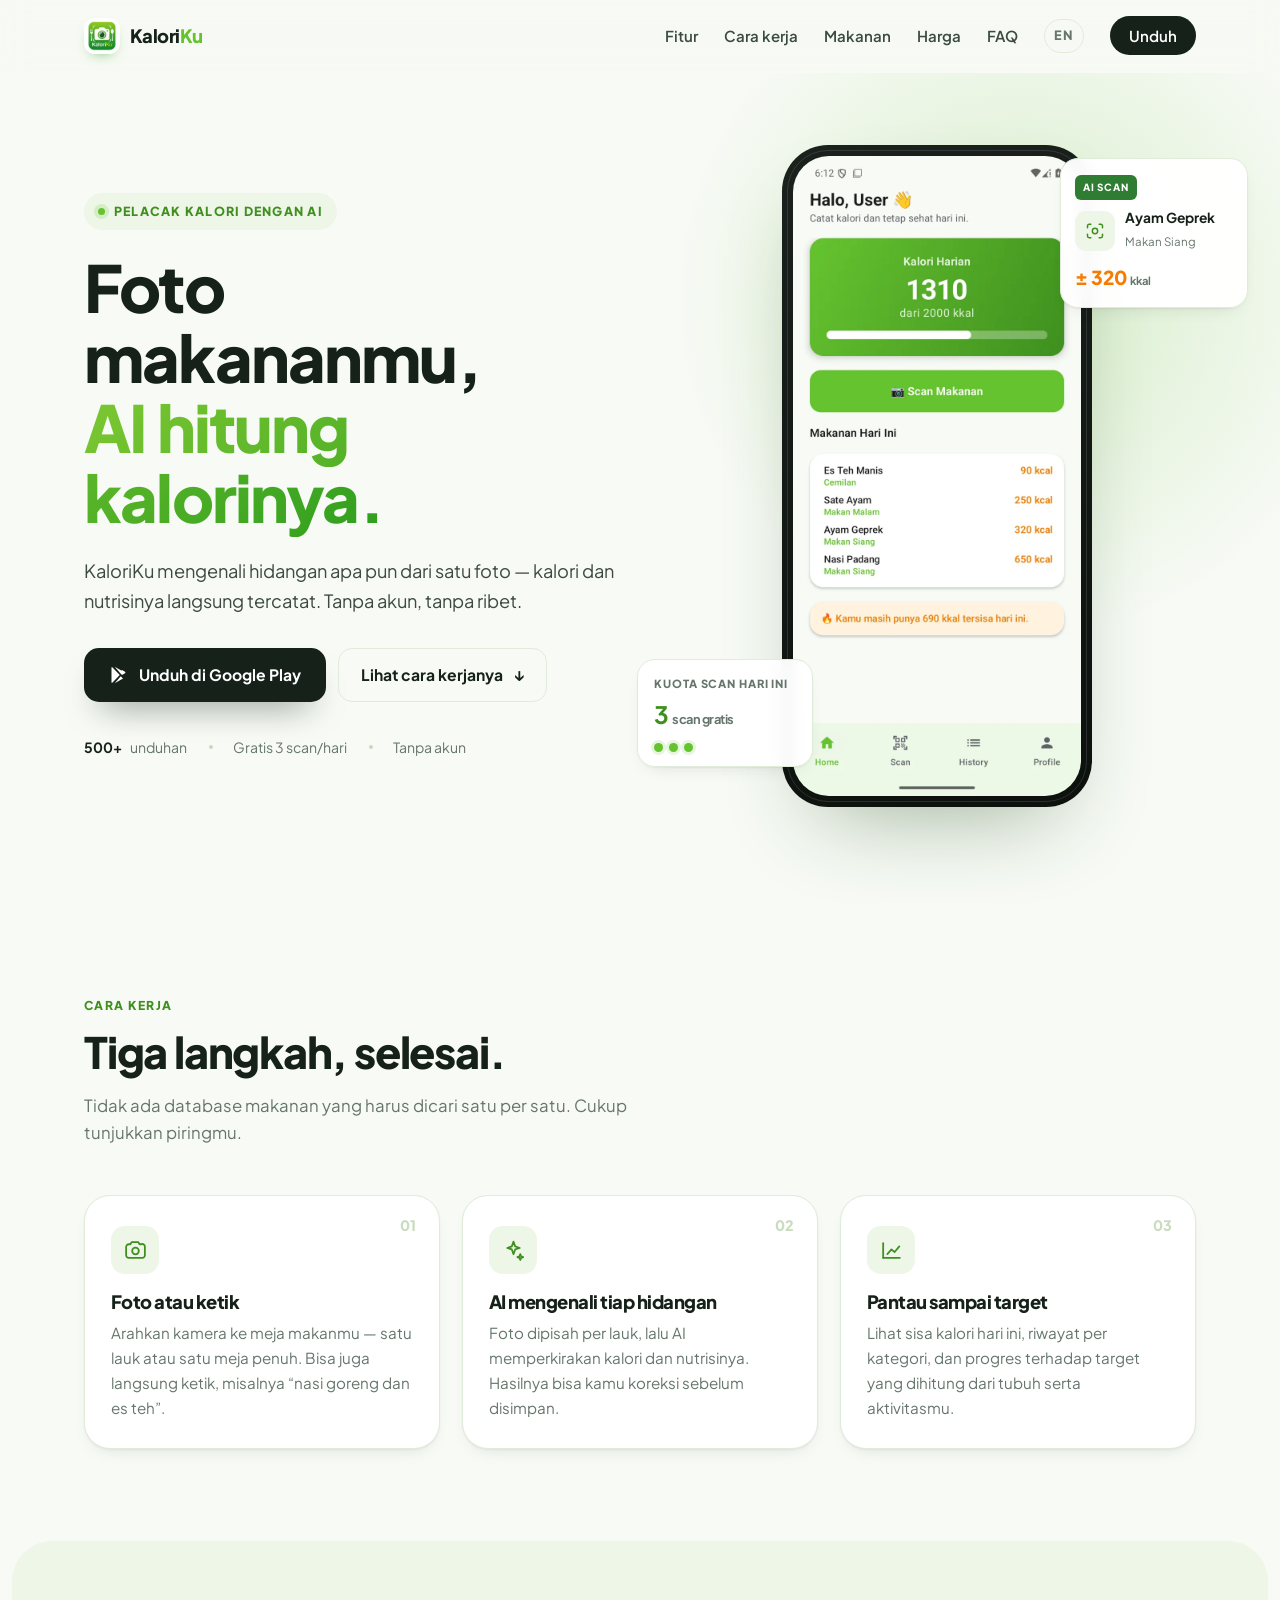
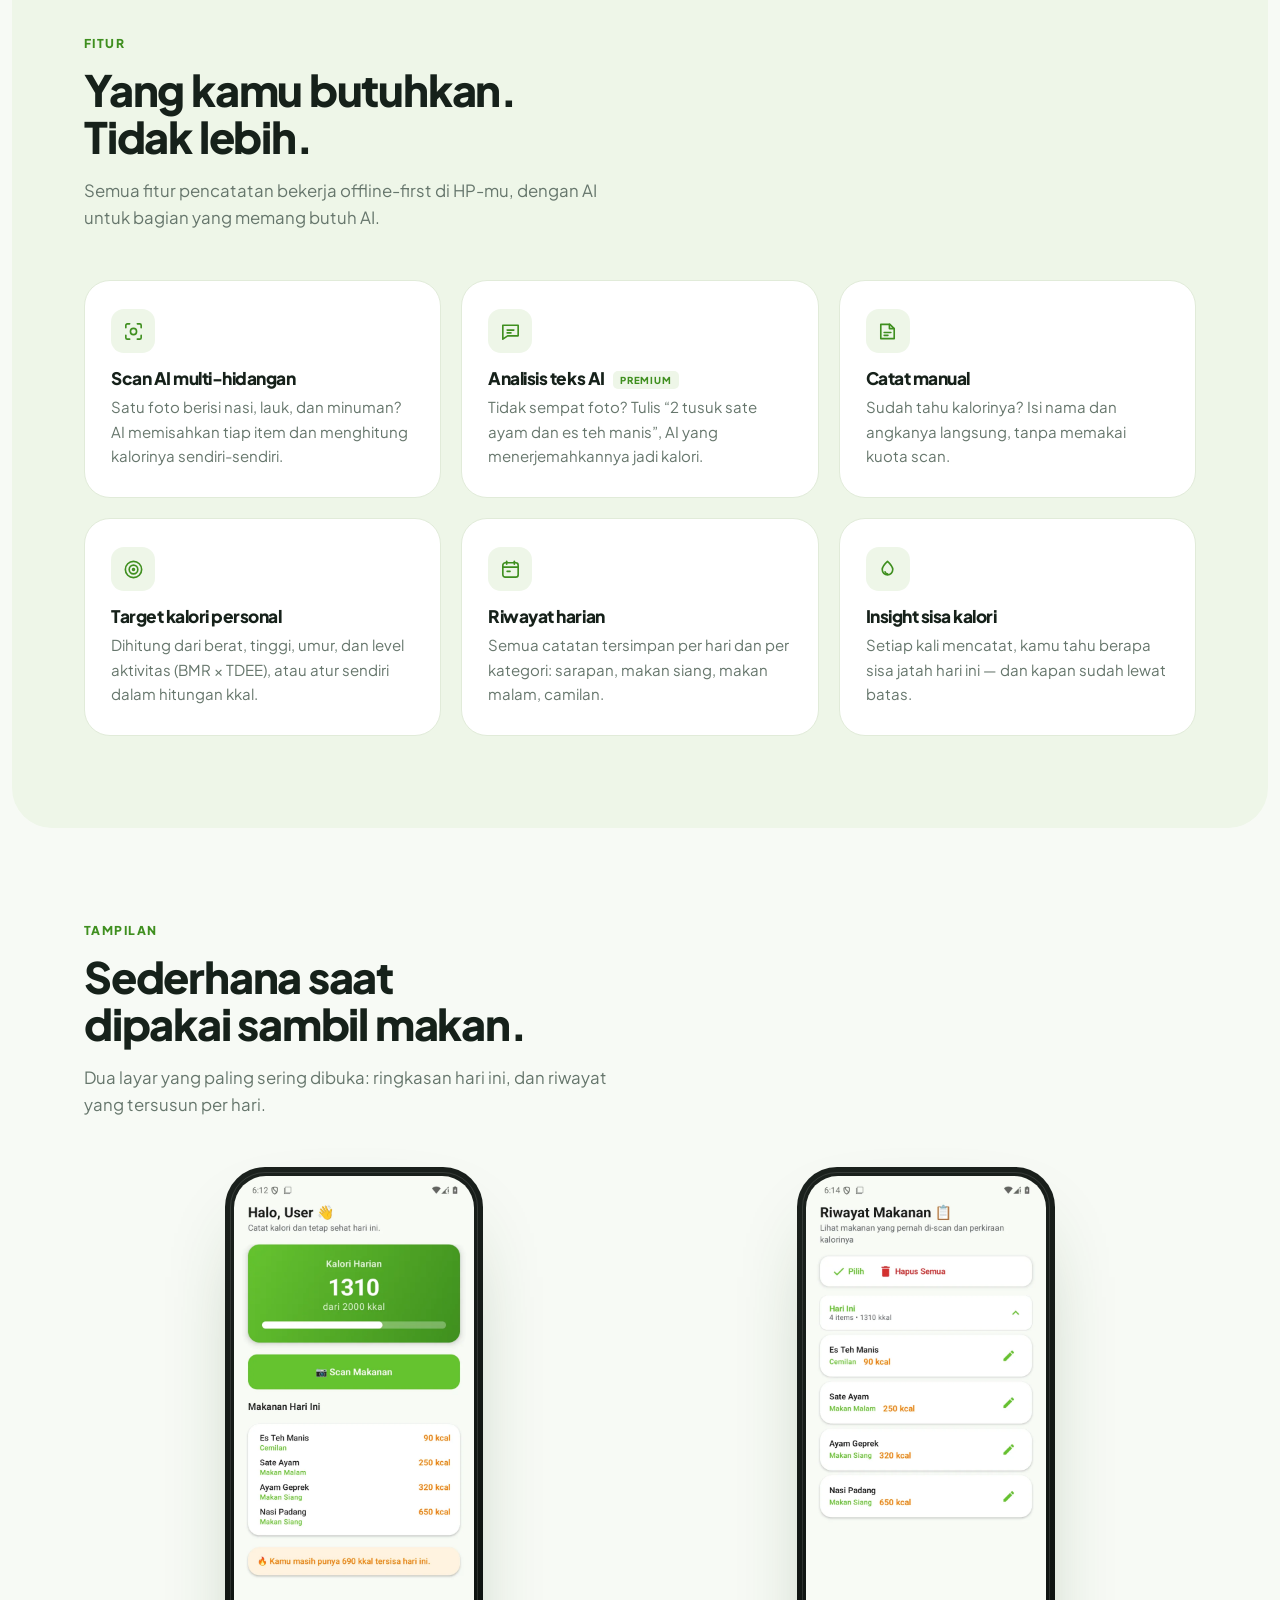
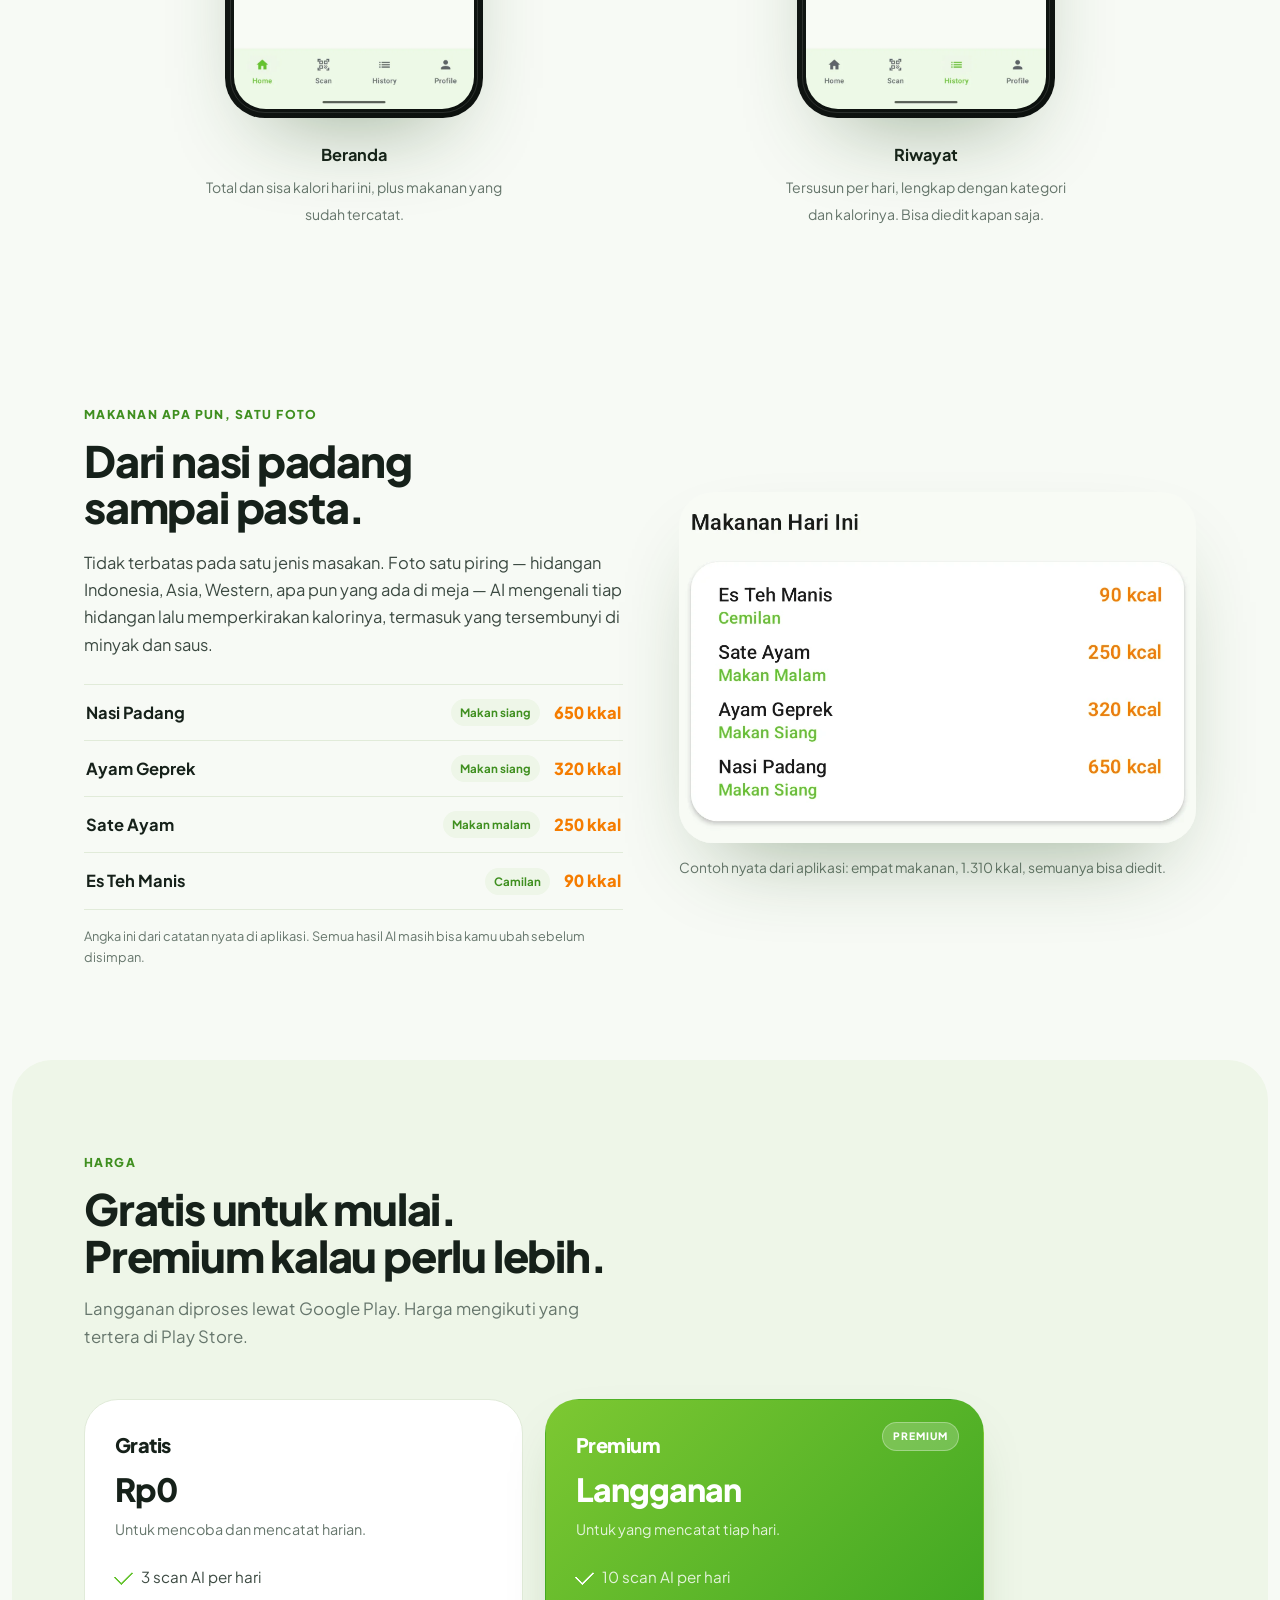
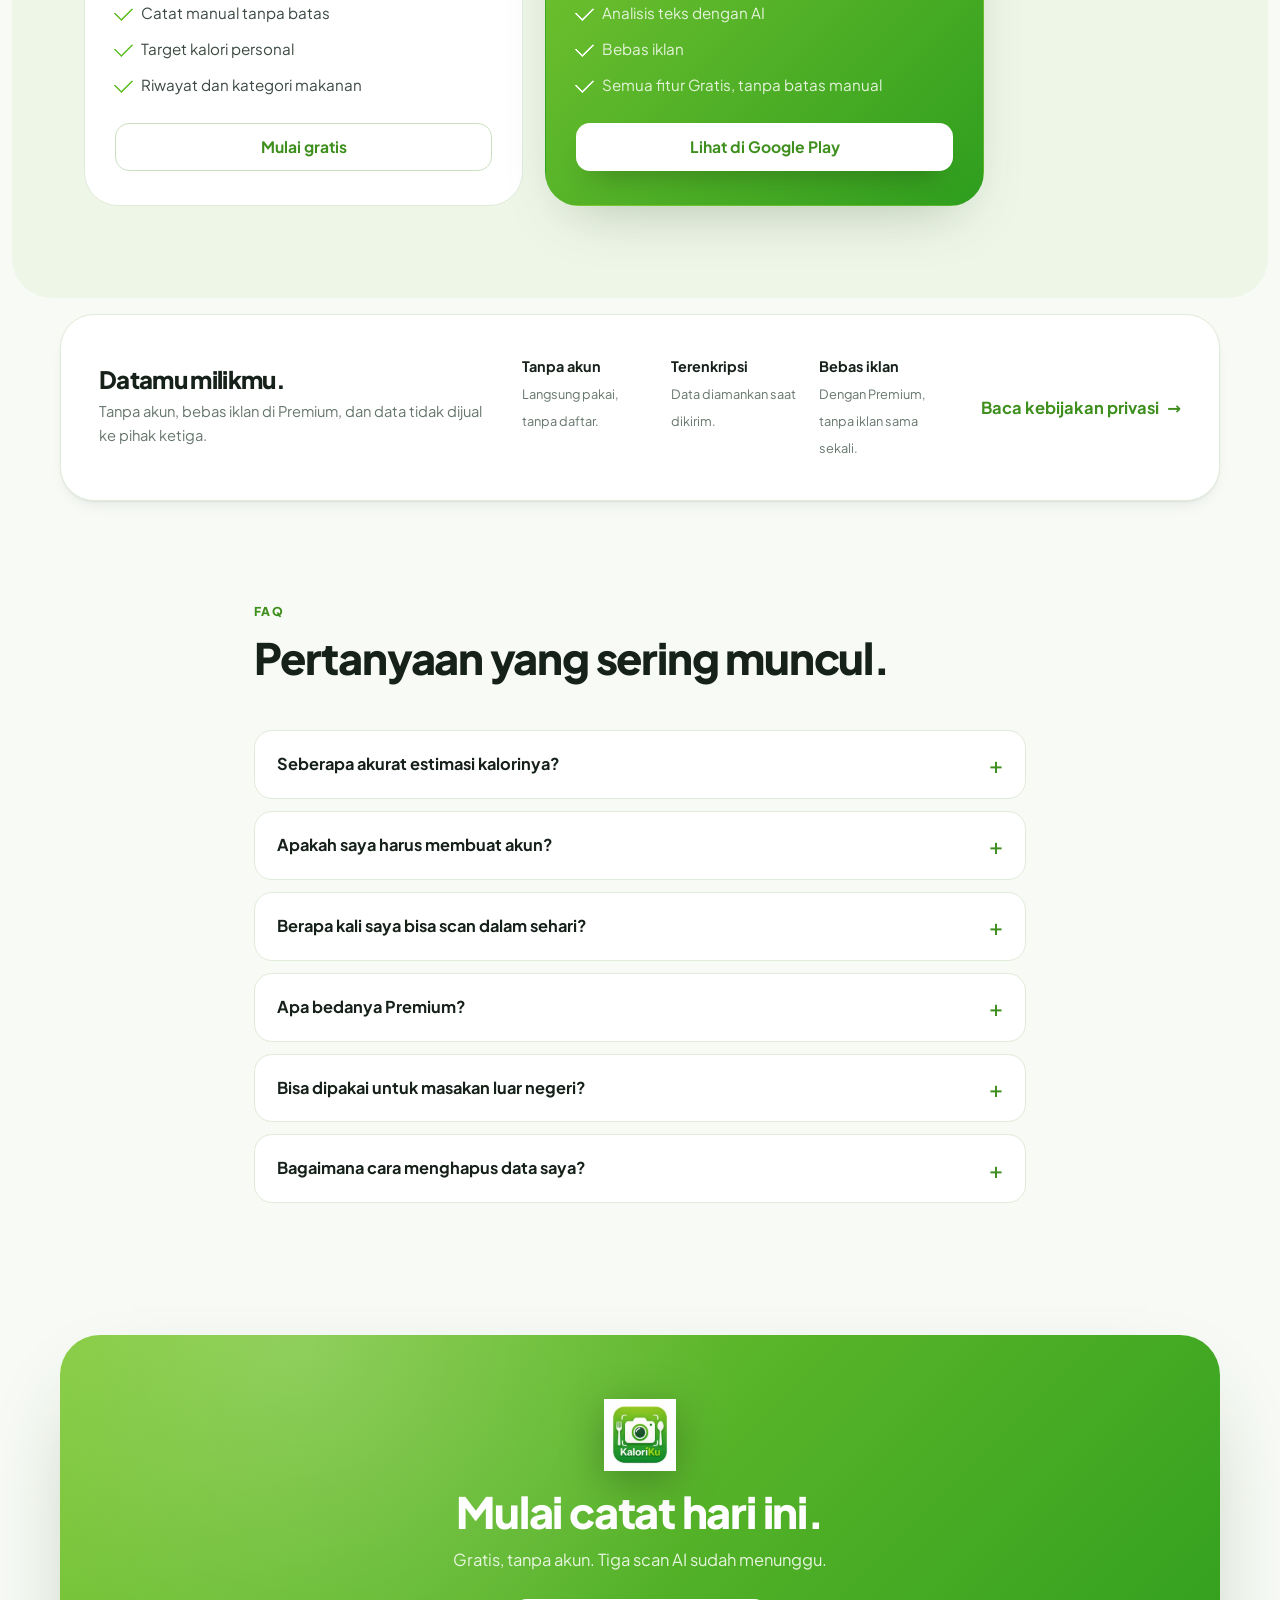
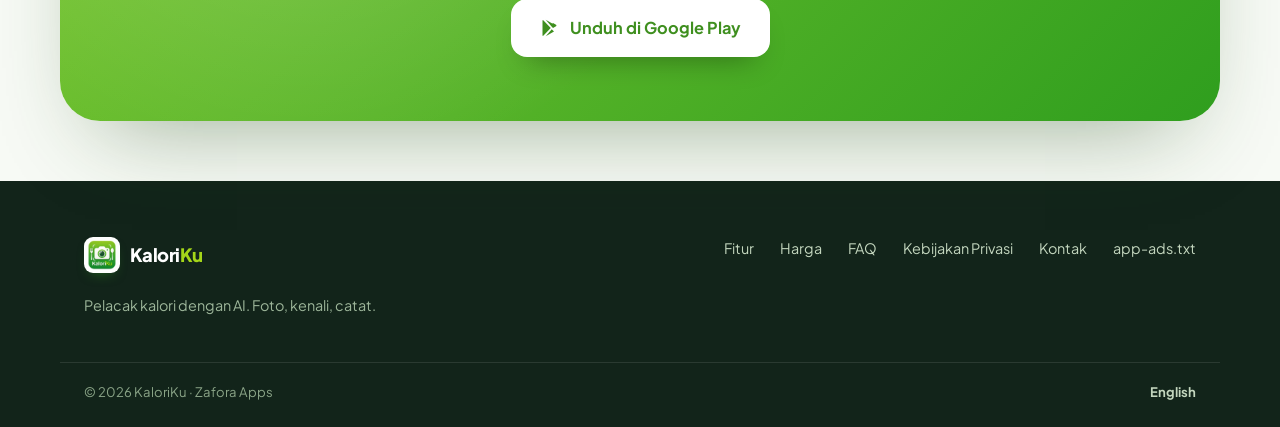
<file: index.html>
<!DOCTYPE html>
<html lang="id">
<head>
<meta charset="utf-8">
<meta name="viewport" content="width=device-width, initial-scale=1">
<meta name="robots" content="index,follow,max-image-preview:large">
<link rel="preload" as="image" href="assets/img/screen-home.webp" fetchpriority="high">
<title>KaloriKu — Foto makananmu, AI hitung kalorinya</title>
<meta name="description" content="KaloriKu mengenali hidangan apa pun dari satu foto dan mencatat kalori serta nutrisinya. Target kalori personal, riwayat harian, tanpa perlu akun.">
<meta name="theme-color" content="#65C32F">
<link rel="icon" href="assets/img/logo-32.png" sizes="32x32">
<link rel="apple-touch-icon" href="assets/img/logo-180.png">
<link rel="manifest" href="site.webmanifest">
<link rel="preload" href="assets/fonts/plus-jakarta-sans-latin.woff2" as="font" type="font/woff2" crossorigin>
<link rel="stylesheet" href="css/style.css">
<script>document.documentElement.classList.add("js");</script>
<meta property="og:type" content="website">
<meta property="og:site_name" content="KaloriKu">
<meta property="og:locale" content="id_ID">
<meta property="og:locale:alternate" content="en_US">
<meta property="og:title" content="KaloriKu — Foto makananmu, AI hitung kalorinya">
<meta property="og:description" content="Pelacak kalori dengan AI. Foto satu piring — apa pun masakannya — kalori dan nutrisinya langsung tercatat.">
<meta property="og:image" content="assets/img/og.jpg">
<meta property="og:image:type" content="image/jpeg">
<meta property="og:image:width" content="1200">
<meta property="og:image:height" content="630">
<meta property="og:image:alt" content="KaloriKu — pelacak kalori AI dari foto makanan">
<meta name="twitter:card" content="summary_large_image">
<meta name="twitter:image" content="assets/img/og.jpg">
<script type="application/ld+json">
{
  "@context": "https://schema.org",
  "@type": "SoftwareApplication",
  "name": "KaloriKu",
  "operatingSystem": "Android",
  "applicationCategory": "HealthApplication",
  "description": "Pelacak kalori dengan AI yang mengenali hidangan dari foto, mencatat kalori dan nutrisi harian, serta memantau target kalori personal.",
  "downloadUrl": "https://play.google.com/store/apps/details?id=com.zafzaf.kaloriku",
  "offers": { "@type": "Offer", "price": "0", "priceCurrency": "IDR" },
  "inLanguage": "id",
  "publisher": { "@type": "Organization", "name": "Zafora Apps" }
}
</script>
<script type="application/ld+json" id="faq-schema">
{
  "@context": "https://schema.org",
  "@type": "FAQPage",
  "mainEntity": [
    {
      "@type": "Question",
      "name": "Seberapa akurat estimasi kalorinya?",
      "acceptedAnswer": {
        "@type": "Answer",
        "text": "Estimasi AI cukup untuk pemantauan harian, bukan pengganti timbangan dapur atau ahli gizi. Setiap hasil bisa kamu edit — nama makanan, kalori, dan kategorinya — sebelum disimpan."
      }
    },
    {
      "@type": "Question",
      "name": "Apakah saya harus membuat akun?",
      "acceptedAnswer": {
        "@type": "Answer",
        "text": "Tidak. Kamu langsung masuk secara otomatis dan aman, jadi bisa mulai mencatat dalam hitungan detik."
      }
    },
    {
      "@type": "Question",
      "name": "Berapa kali saya bisa scan dalam sehari?",
      "acceptedAnswer": {
        "@type": "Answer",
        "text": "Akun gratis dapat 3 scan AI per hari. Premium menaikkannya jadi 10 scan per hari dan membuka analisis teks dengan AI. Pencatatan manual tidak memakai kuota."
      }
    },
    {
      "@type": "Question",
      "name": "Apa bedanya Premium?",
      "acceptedAnswer": {
        "@type": "Answer",
        "text": "Premium menambah kuota scan menjadi 10 per hari, membuka analisis teks AI, dan menghilangkan iklan. Semua fitur pencatatan lain sudah tersedia di versi gratis."
      }
    },
    {
      "@type": "Question",
      "name": "Bisa dipakai untuk masakan luar negeri?",
      "acceptedAnswer": {
        "@type": "Answer",
        "text": "Bisa. AI-nya mengenali hidangan umum dari berbagai masakan — Indonesia, Asia, sampai Western — dan hasilnya selalu bisa kamu koreksi sebelum disimpan."
      }
    },
    {
      "@type": "Question",
      "name": "Bagaimana cara menghapus data saya?",
      "acceptedAnswer": {
        "@type": "Answer",
        "text": "Catatan makanan bisa dihapus per item atau seluruh riwayat dari layar Riwayat. Untuk permintaan lain, hubungi kami di zaforaapps@gmail.com."
      }
    }
  ]
}
</script>
<!--seo:start-->
<link rel="canonical" href="https://kaloriku.id/">
<link rel="alternate" hreflang="id" href="https://kaloriku.id/">
<link rel="alternate" hreflang="en" href="https://kaloriku.id/en/">
<link rel="alternate" hreflang="x-default" href="https://kaloriku.id/">
<meta property="og:url" content="https://kaloriku.id/">
<meta property="og:image" content="https://kaloriku.id/assets/img/og.jpg">
<meta property="og:image:type" content="image/jpeg">
<meta property="og:image:width" content="1200">
<meta property="og:image:height" content="630">
<meta property="og:image:alt" content="KaloriKu — AI calorie tracker built for Indonesian food">
<meta name="twitter:image" content="https://kaloriku.id/assets/img/og.jpg">
<!--seo:end-->
</head>
<body>

<a class="skip" href="#main">Lewati ke konten</a>

<header class="site-header" id="header">
  <div class="wrap header-inner">
    <a class="brand" href="/" aria-label="KaloriKu — beranda">
      <img src="assets/img/mark-192.webp" alt="" width="36" height="36">
      <span class="brand-name">Kalori<span>Ku</span></span>
    </a>

    <nav class="nav" id="nav" aria-label="Navigasi utama">
      <a href="#fitur">Fitur</a>
      <a href="#cara-kerja">Cara kerja</a>
      <a href="#makanan">Makanan</a>
      <a href="#harga">Harga</a>
      <a href="#faq">FAQ</a>
      <a class="lang" href="en/" hreflang="en" lang="en">EN</a>
      <a class="btn btn-sm" href="https://play.google.com/store/apps/details?id=com.zafzaf.kaloriku" target="_blank" rel="noopener">Unduh</a>
    </nav>

    <button class="nav-toggle" id="navToggle" aria-expanded="false" aria-controls="nav" aria-label="Buka menu">
      <span></span><span></span><span></span>
    </button>
  </div>
</header>

<main id="main">

  <!-- HERO -->
  <section class="hero">
    <div class="hero-glow" aria-hidden="true"></div>
    <div class="wrap hero-grid">
      <div class="hero-copy reveal">
        <p class="eyebrow"><span class="dot"></span> Pelacak kalori dengan AI</p>
        <h1>Foto makananmu,<br><span class="hl">AI hitung kalorinya.</span></h1>
        <p class="lead">KaloriKu mengenali hidangan apa pun dari satu foto — kalori dan nutrisinya langsung tercatat. Tanpa akun, tanpa ribet.</p>
        <div class="cta-row">
          <a class="btn btn-play" href="https://play.google.com/store/apps/details?id=com.zafzaf.kaloriku" target="_blank" rel="noopener">
            <svg viewBox="0 0 24 24" aria-hidden="true" width="20" height="20"><path fill="currentColor" d="M3.6 2.3a1 1 0 0 0-.6.9v17.6a1 1 0 0 0 .6.9l9.3-9.7L3.6 2.3Zm10.5 8.2 2.7-2.8-9.4-5.4a.8.8 0 0 0-.5-.1l7.2 8.3Zm0 3 2.7 2.8-9.4 5.4a.8.8 0 0 1-.5.1l7.2-8.3Zm1.5-1.5 3.6-2.1c.7-.4.7-1.4 0-1.8l-3.6-2.1-2.9 3 2.9 3Z"/></svg>
            Unduh di Google Play
          </a>
          <a class="btn btn-ghost" href="#cara-kerja">Lihat cara kerjanya <span aria-hidden="true">↓</span></a>
        </div>
        <ul class="trust">
          <li><strong>500+</strong> unduhan</li>
          <li>Gratis 3 scan/hari</li>
          <li>Tanpa akun</li>
        </ul>
      </div>

      <div class="hero-art reveal">
        <div class="phone">
          <div class="phone-screen">
            <img src="assets/img/screen-home.webp" alt="Layar Beranda KaloriKu: kalori hari ini 1.310 dari 2.000 kkal, tombol Scan Makanan, dan empat makanan yang sudah dicatat." width="720" height="1600" fetchpriority="high">
          </div>
        </div>
        <div class="float-card float-quota">
          <span class="float-label">Kuota scan hari ini</span>
          <strong class="quota-num">3 <small>scan gratis</small></strong>
          <div class="dots" aria-hidden="true"><i></i><i></i><i></i></div>
        </div>
        <div class="float-card float-scan">
          <span class="ai-badge">AI scan</span>
          <div class="float-row"><span class="float-thumb" aria-hidden="true"><svg viewBox="0 0 24 24" width="20" height="20" fill="none" stroke="currentColor" stroke-width="1.8" stroke-linecap="round" stroke-linejoin="round"><path d="M3 8V6a2 2 0 0 1 2-2h2M21 8V6a2 2 0 0 0-2-2h-2M3 16v2a2 2 0 0 0 2 2h2M21 16v2a2 2 0 0 1-2 2h-2"/><circle cx="12" cy="12" r="3.2"/></svg></span><div><strong>Ayam Geprek</strong><span>Makan Siang</span></div></div>
          <div class="float-kcal">± 320 <small>kkal</small></div>
        </div>
      </div>
    </div>
  </section>

  <!-- CARA KERJA -->
  <section class="section" id="cara-kerja">
    <div class="wrap">
      <div class="section-head reveal">
        <p class="kicker">Cara kerja</p>
        <h2>Tiga langkah, selesai.</h2>
        <p class="sub">Tidak ada database makanan yang harus dicari satu per satu. Cukup tunjukkan piringmu.</p>
      </div>
      <ol class="steps">
        <li class="step reveal">
          <span class="step-num">01</span>
          <div class="step-icon">
            <svg viewBox="0 0 24 24" fill="none" stroke="currentColor" stroke-width="1.7" stroke-linecap="round" stroke-linejoin="round" aria-hidden="true"><path d="M3 8.5A2.5 2.5 0 0 1 5.5 6h1.6l1.2-2h6.4l1.2 2h1.6A2.5 2.5 0 0 1 21 8.5v8A2.5 2.5 0 0 1 18.5 19h-13A2.5 2.5 0 0 1 3 16.5v-8Z"/><circle cx="12" cy="12.5" r="3.2"/></svg>
          </div>
          <h3>Foto atau ketik</h3>
          <p>Arahkan kamera ke meja makanmu — satu lauk atau satu meja penuh. Bisa juga langsung ketik, misalnya “nasi goreng dan es teh”.</p>
        </li>
        <li class="step reveal">
          <span class="step-num">02</span>
          <div class="step-icon">
            <svg viewBox="0 0 24 24" fill="none" stroke="currentColor" stroke-width="1.7" stroke-linecap="round" stroke-linejoin="round" aria-hidden="true"><path d="M12 3.5 13.6 8l4.4 1.6L13.6 11 12 15.6 10.4 11 6 9.6 10.4 8 12 3.5Z"/><path d="M18.5 15.5l.8 2 2 .8-2 .8-.8 2-.8-2-2-.8 2-.8.8-2Z"/></svg>
          </div>
          <h3>AI mengenali tiap hidangan</h3>
          <p>Foto dipisah per lauk, lalu AI memperkirakan kalori dan nutrisinya. Hasilnya bisa kamu koreksi sebelum disimpan.</p>
        </li>
        <li class="step reveal">
          <span class="step-num">03</span>
          <div class="step-icon">
            <svg viewBox="0 0 24 24" fill="none" stroke="currentColor" stroke-width="1.7" stroke-linecap="round" stroke-linejoin="round" aria-hidden="true"><path d="M4 19V5"/><path d="M4 19h16"/><path d="M8 15.5 12 11l3 2.5 4.5-5.5"/></svg>
          </div>
          <h3>Pantau sampai target</h3>
          <p>Lihat sisa kalori hari ini, riwayat per kategori, dan progres terhadap target yang dihitung dari tubuh serta aktivitasmu.</p>
        </li>
      </ol>
    </div>
  </section>

  <!-- FITUR -->
  <section class="section section-tint" id="fitur">
    <div class="wrap">
      <div class="section-head reveal">
        <p class="kicker">Fitur</p>
        <h2>Yang kamu butuhkan. Tidak lebih.</h2>
        <p class="sub">Semua fitur pencatatan bekerja offline-first di HP-mu, dengan AI untuk bagian yang memang butuh AI.</p>
      </div>
      <div class="features">
        <article class="feature reveal">
          <div class="f-icon"><svg viewBox="0 0 24 24" fill="none" stroke="currentColor" stroke-width="1.7" stroke-linecap="round" stroke-linejoin="round" aria-hidden="true"><path d="M4 8V5.5A1.5 1.5 0 0 1 5.5 4H8"/><path d="M16 4h2.5A1.5 1.5 0 0 1 20 5.5V8"/><path d="M20 16v2.5a1.5 1.5 0 0 1-1.5 1.5H16"/><path d="M8 20H5.5A1.5 1.5 0 0 1 4 18.5V16"/><circle cx="12" cy="12" r="3.2"/></svg></div>
          <h3>Scan AI multi-hidangan</h3>
          <p>Satu foto berisi nasi, lauk, dan minuman? AI memisahkan tiap item dan menghitung kalorinya sendiri-sendiri.</p>
        </article>
        <article class="feature reveal">
          <div class="f-icon"><svg viewBox="0 0 24 24" fill="none" stroke="currentColor" stroke-width="1.7" stroke-linecap="round" stroke-linejoin="round" aria-hidden="true"><path d="M4 5.5h16v11H9l-5 3.5v-14.5Z"/><path d="M8.5 10.5h7"/><path d="M8.5 13.5h4"/></svg></div>
          <h3>Analisis teks AI <span class="tag">Premium</span></h3>
          <p>Tidak sempat foto? Tulis “2 tusuk sate ayam dan es teh manis”, AI yang menerjemahkannya jadi kalori.</p>
        </article>
        <article class="feature reveal">
          <div class="f-icon"><svg viewBox="0 0 24 24" fill="none" stroke="currentColor" stroke-width="1.7" stroke-linecap="round" stroke-linejoin="round" aria-hidden="true"><path d="M5 4.5h9.5L19 9v10.5H5V4.5Z"/><path d="M14 4.5V9h5"/><path d="M8.5 13h7"/><path d="M8.5 16h4"/></svg></div>
          <h3>Catat manual</h3>
          <p>Sudah tahu kalorinya? Isi nama dan angkanya langsung, tanpa memakai kuota scan.</p>
        </article>
        <article class="feature reveal">
          <div class="f-icon"><svg viewBox="0 0 24 24" fill="none" stroke="currentColor" stroke-width="1.7" stroke-linecap="round" stroke-linejoin="round" aria-hidden="true"><circle cx="12" cy="12" r="8.5"/><circle cx="12" cy="12" r="4.5"/><circle cx="12" cy="12" r="1"/></svg></div>
          <h3>Target kalori personal</h3>
          <p>Dihitung dari berat, tinggi, umur, dan level aktivitas (BMR × TDEE), atau atur sendiri dalam hitungan kkal.</p>
        </article>
        <article class="feature reveal">
          <div class="f-icon"><svg viewBox="0 0 24 24" fill="none" stroke="currentColor" stroke-width="1.7" stroke-linecap="round" stroke-linejoin="round" aria-hidden="true"><rect x="4" y="5" width="16" height="15" rx="2.5"/><path d="M8 3.5v3"/><path d="M16 3.5v3"/><path d="M4 9.5h16"/><path d="M8.5 14h3"/></svg></div>
          <h3>Riwayat harian</h3>
          <p>Semua catatan tersimpan per hari dan per kategori: sarapan, makan siang, makan malam, camilan.</p>
        </article>
        <article class="feature reveal">
          <div class="f-icon"><svg viewBox="0 0 24 24" fill="none" stroke="currentColor" stroke-width="1.7" stroke-linecap="round" stroke-linejoin="round" aria-hidden="true"><path d="M12 3.5c3.6 3.2 5.5 6 5.5 8.6a5.5 5.5 0 1 1-11 0c0-2.6 1.9-5.4 5.5-8.6Z"/><path d="M9.5 14.5c.4 1.3 1.4 2 2.5 2"/></svg></div>
          <h3>Insight sisa kalori</h3>
          <p>Setiap kali mencatat, kamu tahu berapa sisa jatah hari ini — dan kapan sudah lewat batas.</p>
        </article>
      </div>
    </div>
  </section>

  <!-- SHOWCASE -->
  <section class="section" id="layar">
    <div class="wrap">
      <div class="section-head reveal">
        <p class="kicker">Tampilan</p>
        <h2>Sederhana saat dipakai sambil makan.</h2>
        <p class="sub">Dua layar yang paling sering dibuka: ringkasan hari ini, dan riwayat yang tersusun per hari.</p>
      </div>
      <div class="showcase">
        <figure class="shot reveal">
          <div class="phone phone-sm">
            <div class="phone-screen"><img src="assets/img/screen-home.webp" alt="Beranda KaloriKu menampilkan total kalori hari ini, sisa kalori, dan daftar makanan." width="720" height="1560" loading="lazy"></div>
          </div>
          <figcaption>
            <strong>Beranda</strong>
            <span>Total dan sisa kalori hari ini, plus makanan yang sudah tercatat.</span>
          </figcaption>
        </figure>
        <figure class="shot reveal">
          <div class="phone phone-sm">
            <div class="phone-screen"><img src="assets/img/screen-history.webp" alt="Layar Riwayat KaloriKu: daftar makanan hari ini dengan kategori dan kalori masing-masing." width="720" height="1600" loading="lazy"></div>
          </div>
          <figcaption>
            <strong>Riwayat</strong>
            <span>Tersusun per hari, lengkap dengan kategori dan kalorinya. Bisa diedit kapan saja.</span>
          </figcaption>
        </figure>
      </div>
    </div>
  </section>

  <!-- MAKANAN INDONESIA -->
  <section class="section food-section" id="makanan">
    <div class="wrap food-grid">
      <div class="food-copy reveal">
        <p class="kicker">Makanan apa pun, satu foto</p>
        <h2>Dari nasi padang sampai pasta.</h2>
        <p class="lead-sm">Tidak terbatas pada satu jenis masakan. Foto satu piring — hidangan Indonesia, Asia, Western, apa pun yang ada di meja — AI mengenali tiap hidangan lalu memperkirakan kalorinya, termasuk yang tersembunyi di minyak dan saus.</p>
        <ul class="food-list">
          <li><span class="food-name">Nasi Padang</span><span class="food-cat">Makan siang</span><span class="food-kcal">650 kkal</span></li>
          <li><span class="food-name">Ayam Geprek</span><span class="food-cat">Makan siang</span><span class="food-kcal">320 kkal</span></li>
          <li><span class="food-name">Sate Ayam</span><span class="food-cat">Makan malam</span><span class="food-kcal">250 kkal</span></li>
          <li><span class="food-name">Es Teh Manis</span><span class="food-cat">Camilan</span><span class="food-kcal">90 kkal</span></li>
        </ul>
        <p class="note">Angka ini dari catatan nyata di aplikasi. Semua hasil AI masih bisa kamu ubah sebelum disimpan.</p>
      </div>
      <div class="food-visual reveal">
        <div class="food-art">
          <img src="assets/img/meals-card.webp" alt="Daftar makanan hari ini di aplikasi: es teh manis 90 kkal, sate ayam 250 kkal, ayam geprek 320 kkal, dan nasi padang 650 kkal." width="1000" height="680" loading="lazy">
        </div>
        <p class="food-caption">Contoh nyata dari aplikasi: empat makanan, 1.310 kkal, semuanya bisa diedit.</p>
      </div>
    </div>
  </section>

  <!-- HARGA -->
  <section class="section section-tint" id="harga">
    <div class="wrap">
      <div class="section-head reveal">
        <p class="kicker">Harga</p>
        <h2>Gratis untuk mulai. Premium kalau perlu lebih.</h2>
        <p class="sub">Langganan diproses lewat Google Play. Harga mengikuti yang tertera di Play Store.</p>
      </div>
      <div class="plans">
        <article class="plan reveal">
          <h3>Gratis</h3>
          <p class="plan-price">Rp0</p>
          <p class="plan-for">Untuk mencoba dan mencatat harian.</p>
          <ul>
            <li>3 scan AI per hari</li>
            <li>Catat manual tanpa batas</li>
            <li>Target kalori personal</li>
            <li>Riwayat dan kategori makanan</li>
          </ul>
          <a class="btn btn-outline" href="https://play.google.com/store/apps/details?id=com.zafzaf.kaloriku" target="_blank" rel="noopener">Mulai gratis</a>
        </article>
        <article class="plan plan-pro reveal">
          <span class="plan-badge">Premium</span>
          <h3>Premium</h3>
          <p class="plan-price">Langganan</p>
          <p class="plan-for">Untuk yang mencatat tiap hari.</p>
          <ul>
            <li>10 scan AI per hari</li>
            <li>Analisis teks dengan AI</li>
            <li>Bebas iklan</li>
            <li>Semua fitur Gratis, tanpa batas manual</li>
          </ul>
          <a class="btn btn-light" href="https://play.google.com/store/apps/details?id=com.zafzaf.kaloriku" target="_blank" rel="noopener">Lihat di Google Play</a>
        </article>
      </div>
    </div>
  </section>

  <!-- PRIVASI -->
  <section class="privacy-strip">
    <div class="wrap privacy-inner reveal">
      <div class="privacy-head">
        <h2>Datamu milikmu.</h2>
        <p>Tanpa akun, bebas iklan di Premium, dan data tidak dijual ke pihak ketiga.</p>
      </div>
      <ul class="privacy-points">
        <li><strong>Tanpa akun</strong><span>Langsung pakai, tanpa daftar.</span></li>
        <li><strong>Terenkripsi</strong><span>Data diamankan saat dikirim.</span></li>
        <li><strong>Bebas iklan</strong><span>Dengan Premium, tanpa iklan sama sekali.</span></li>
      </ul>
      <a class="link-arrow" href="/privasi/">Baca kebijakan privasi <span aria-hidden="true">→</span></a>
    </div>
  </section>

  <!-- FAQ -->
  <section class="section" id="faq">
    <div class="wrap wrap-narrow">
      <div class="section-head reveal">
        <p class="kicker">FAQ</p>
        <h2>Pertanyaan yang sering muncul.</h2>
      </div>
      <div class="faq reveal">
        <details>
          <summary>Seberapa akurat estimasi kalorinya?</summary>
          <p>Estimasi AI cukup untuk pemantauan harian, bukan pengganti timbangan dapur atau ahli gizi. Setiap hasil bisa kamu edit — nama makanan, kalori, dan kategorinya — sebelum disimpan.</p>
        </details>
        <details>
          <summary>Apakah saya harus membuat akun?</summary>
          <p>Tidak. Kamu langsung masuk secara otomatis dan aman, jadi bisa mulai mencatat dalam hitungan detik.</p>
        </details>
        <details>
          <summary>Berapa kali saya bisa scan dalam sehari?</summary>
          <p>Akun gratis dapat 3 scan AI per hari. Premium menaikkannya jadi 10 scan per hari dan membuka analisis teks dengan AI. Pencatatan manual tidak memakai kuota.</p>
        </details>
        <details>
          <summary>Apa bedanya Premium?</summary>
          <p>Premium menambah kuota scan menjadi 10 per hari, membuka analisis teks AI, dan menghilangkan iklan. Semua fitur pencatatan lain sudah tersedia di versi gratis.</p>
        </details>
        <details>
          <summary>Bisa dipakai untuk masakan luar negeri?</summary>
          <p>Bisa. AI-nya mengenali hidangan umum dari berbagai masakan — Indonesia, Asia, sampai Western — dan hasilnya selalu bisa kamu koreksi sebelum disimpan.</p>
        </details>
        <details>
          <summary>Bagaimana cara menghapus data saya?</summary>
          <p>Catatan makanan bisa dihapus per item atau seluruh riwayat dari layar Riwayat. Untuk permintaan lain, hubungi kami di <a href="mailto:zaforaapps@gmail.com">zaforaapps@gmail.com</a>.</p>
        </details>
      </div>
    </div>
  </section>

  <!-- CTA AKHIR -->
  <section class="final-cta">
    <div class="wrap final-inner reveal">
      <img src="assets/img/mark-192.webp" alt="" width="72" height="72" loading="lazy">
      <h2>Mulai catat hari ini.</h2>
      <p>Gratis, tanpa akun. Tiga scan AI sudah menunggu.</p>
      <a class="btn btn-light btn-lg" href="https://play.google.com/store/apps/details?id=com.zafzaf.kaloriku" target="_blank" rel="noopener">
        <svg viewBox="0 0 24 24" aria-hidden="true" width="20" height="20"><path fill="currentColor" d="M3.6 2.3a1 1 0 0 0-.6.9v17.6a1 1 0 0 0 .6.9l9.3-9.7L3.6 2.3Zm10.5 8.2 2.7-2.8-9.4-5.4a.8.8 0 0 0-.5-.1l7.2 8.3Zm0 3 2.7 2.8-9.4 5.4a.8.8 0 0 1-.5.1l7.2-8.3Zm1.5-1.5 3.6-2.1c.7-.4.7-1.4 0-1.8l-3.6-2.1-2.9 3 2.9 3Z"/></svg>
        Unduh di Google Play
      </a>
    </div>
  </section>

</main>

<footer class="site-footer">
  <div class="wrap footer-grid">
    <div class="footer-brand">
      <a class="brand" href="/">
        <img src="assets/img/mark-192.webp" alt="" width="32" height="32">
        <span class="brand-name">Kalori<span>Ku</span></span>
      </a>
      <p>Pelacak kalori dengan AI. Foto, kenali, catat.</p>
    </div>
    <nav class="footer-links" aria-label="Tautan footer">
      <a href="#fitur">Fitur</a>
      <a href="#harga">Harga</a>
      <a href="#faq">FAQ</a>
      <a href="/privasi/">Kebijakan Privasi</a>
      <a href="mailto:zaforaapps@gmail.com">Kontak</a>
      <a href="app-ads.txt">app-ads.txt</a>
    </nav>
  </div>
  <div class="wrap footer-bottom">
    <span>© <span id="year">2026</span> KaloriKu · Zafora Apps</span>
    <a class="lang" href="en/" hreflang="en" lang="en">English</a>
  </div>
</footer>

<script src="js/main.js" defer></script>
</body>
</html>
</file>
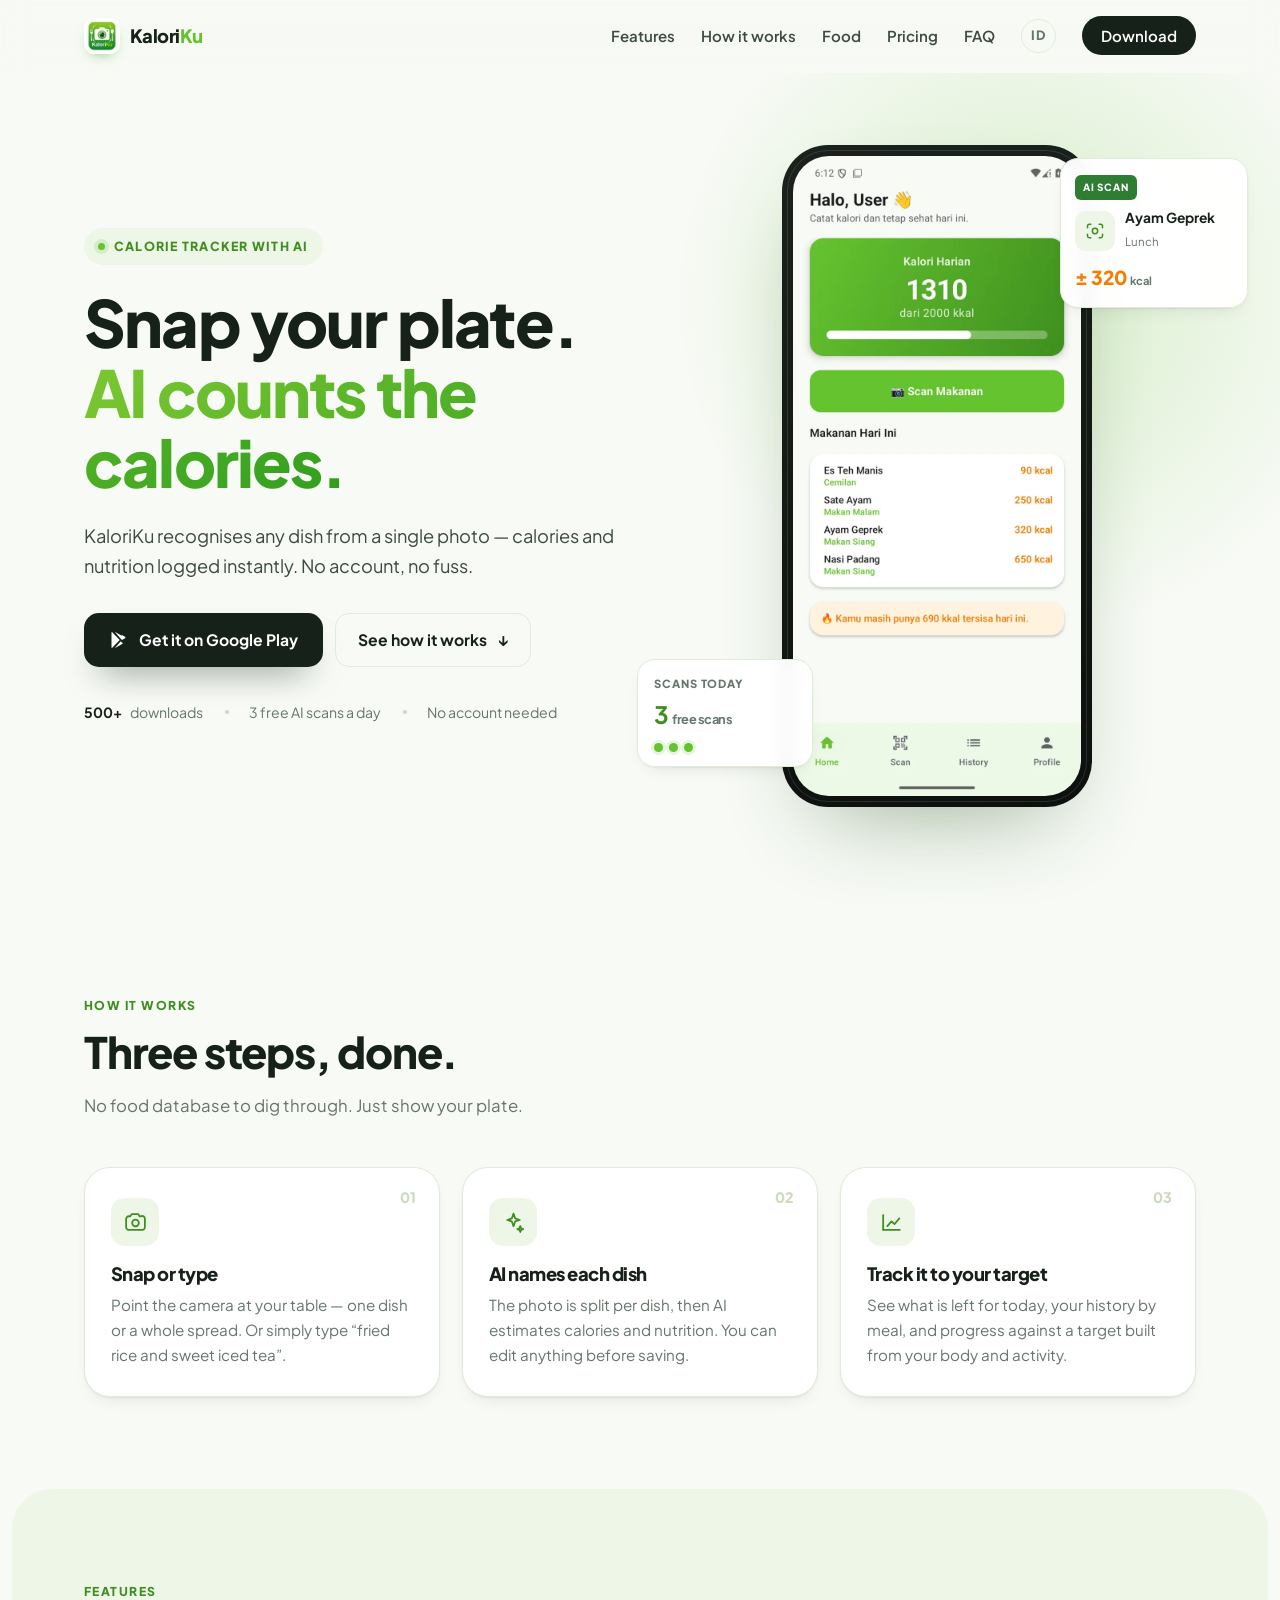
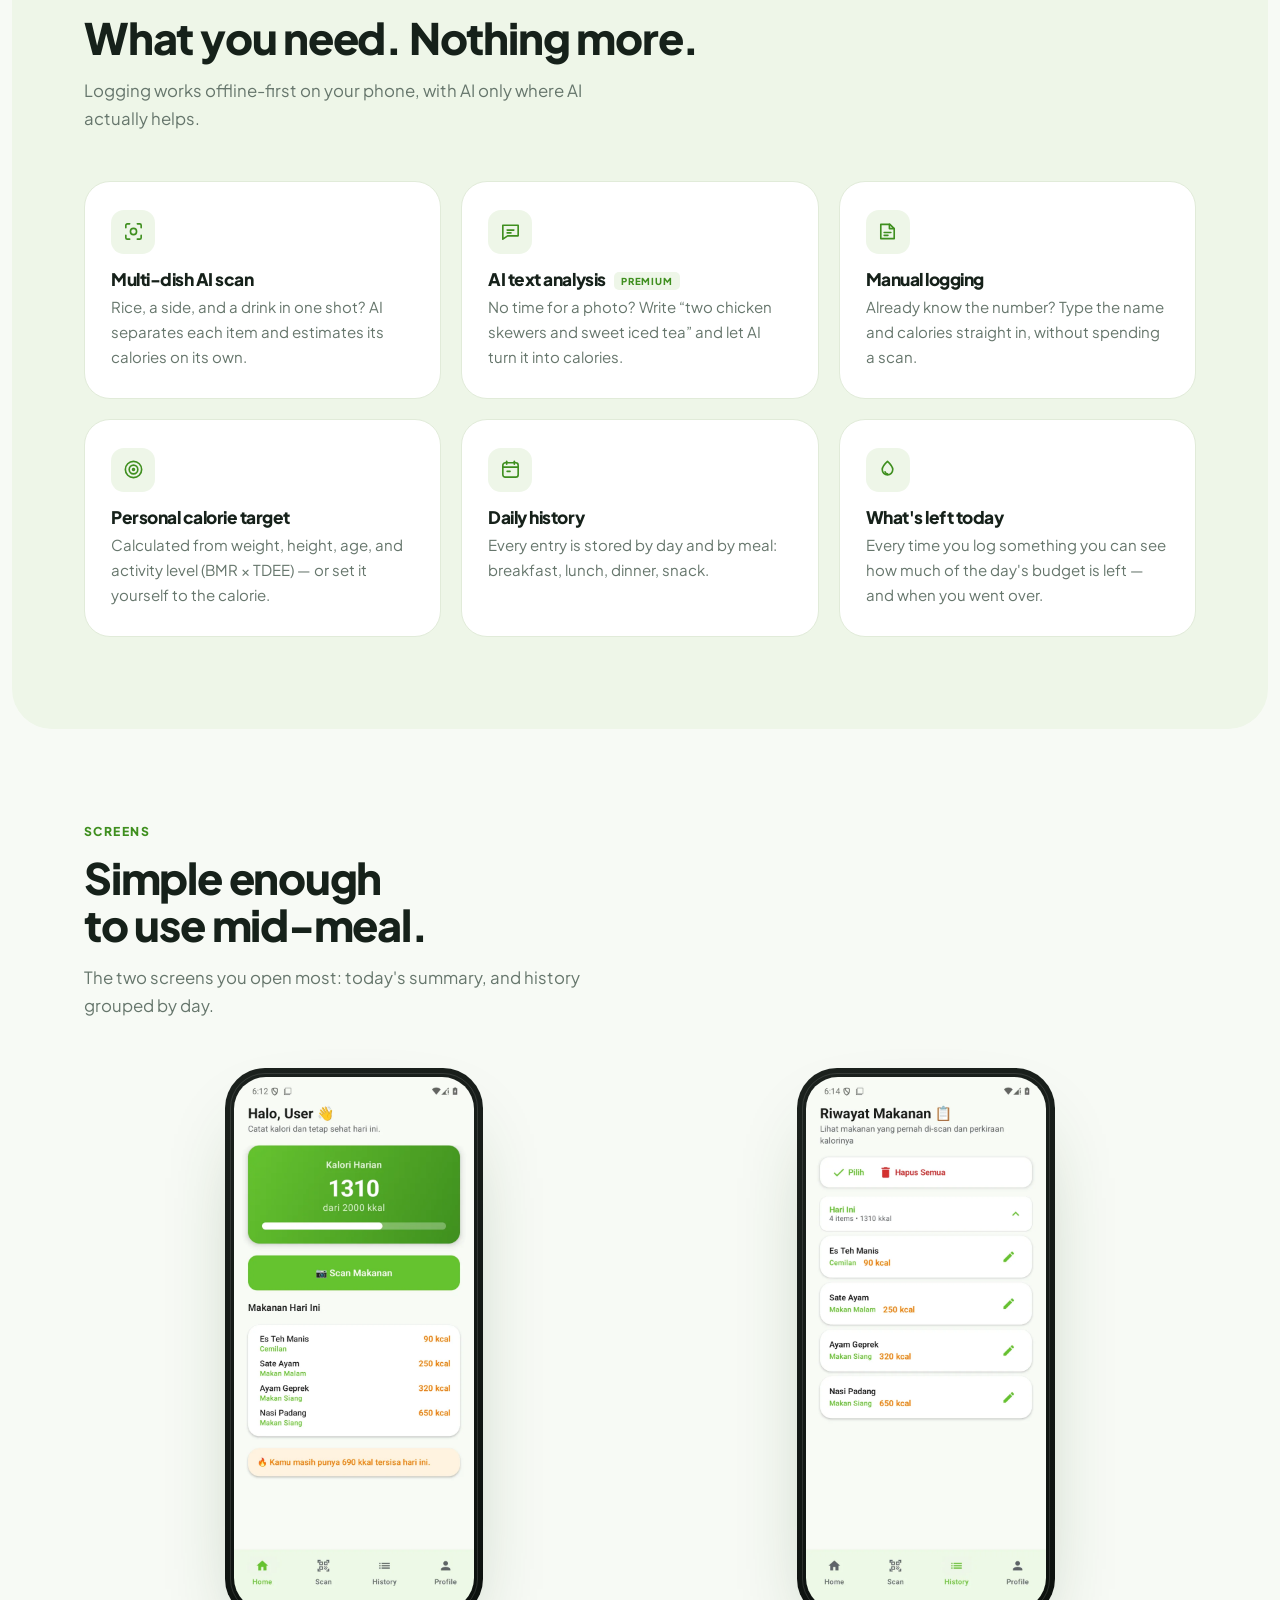
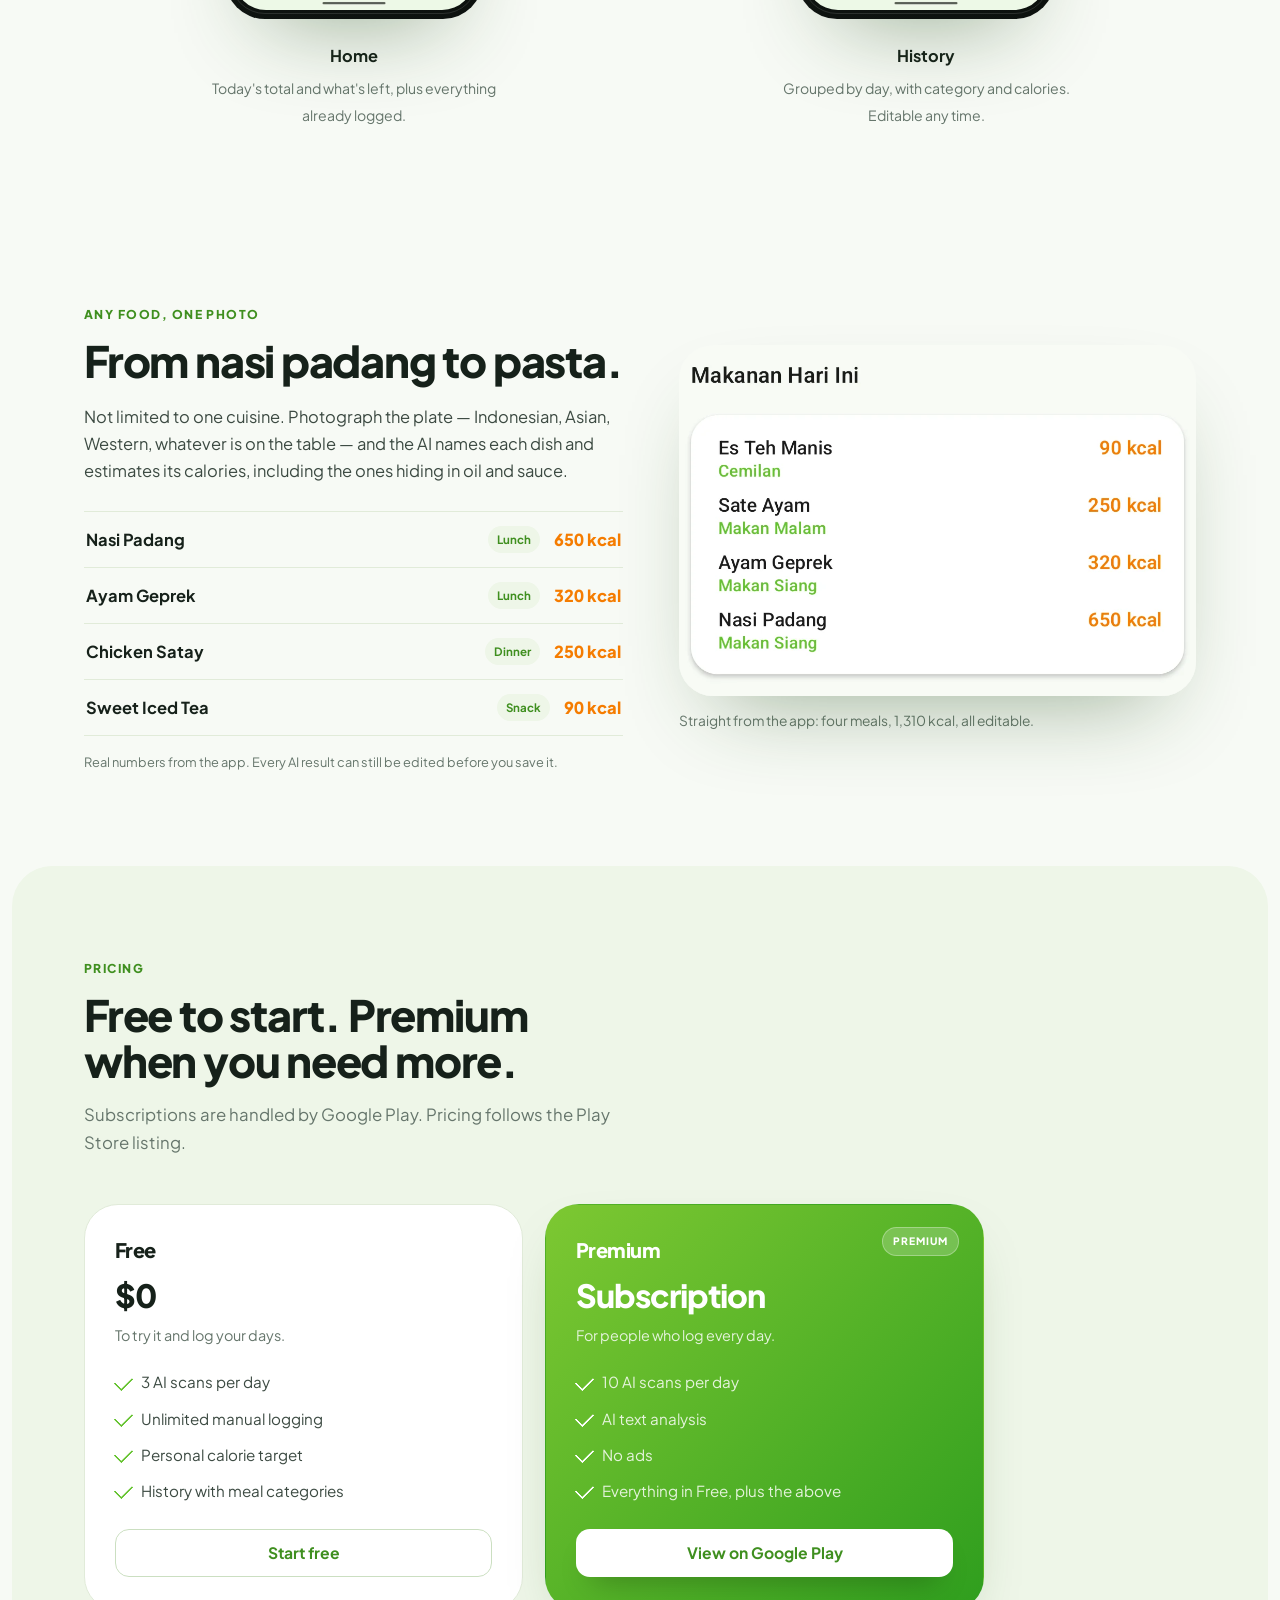
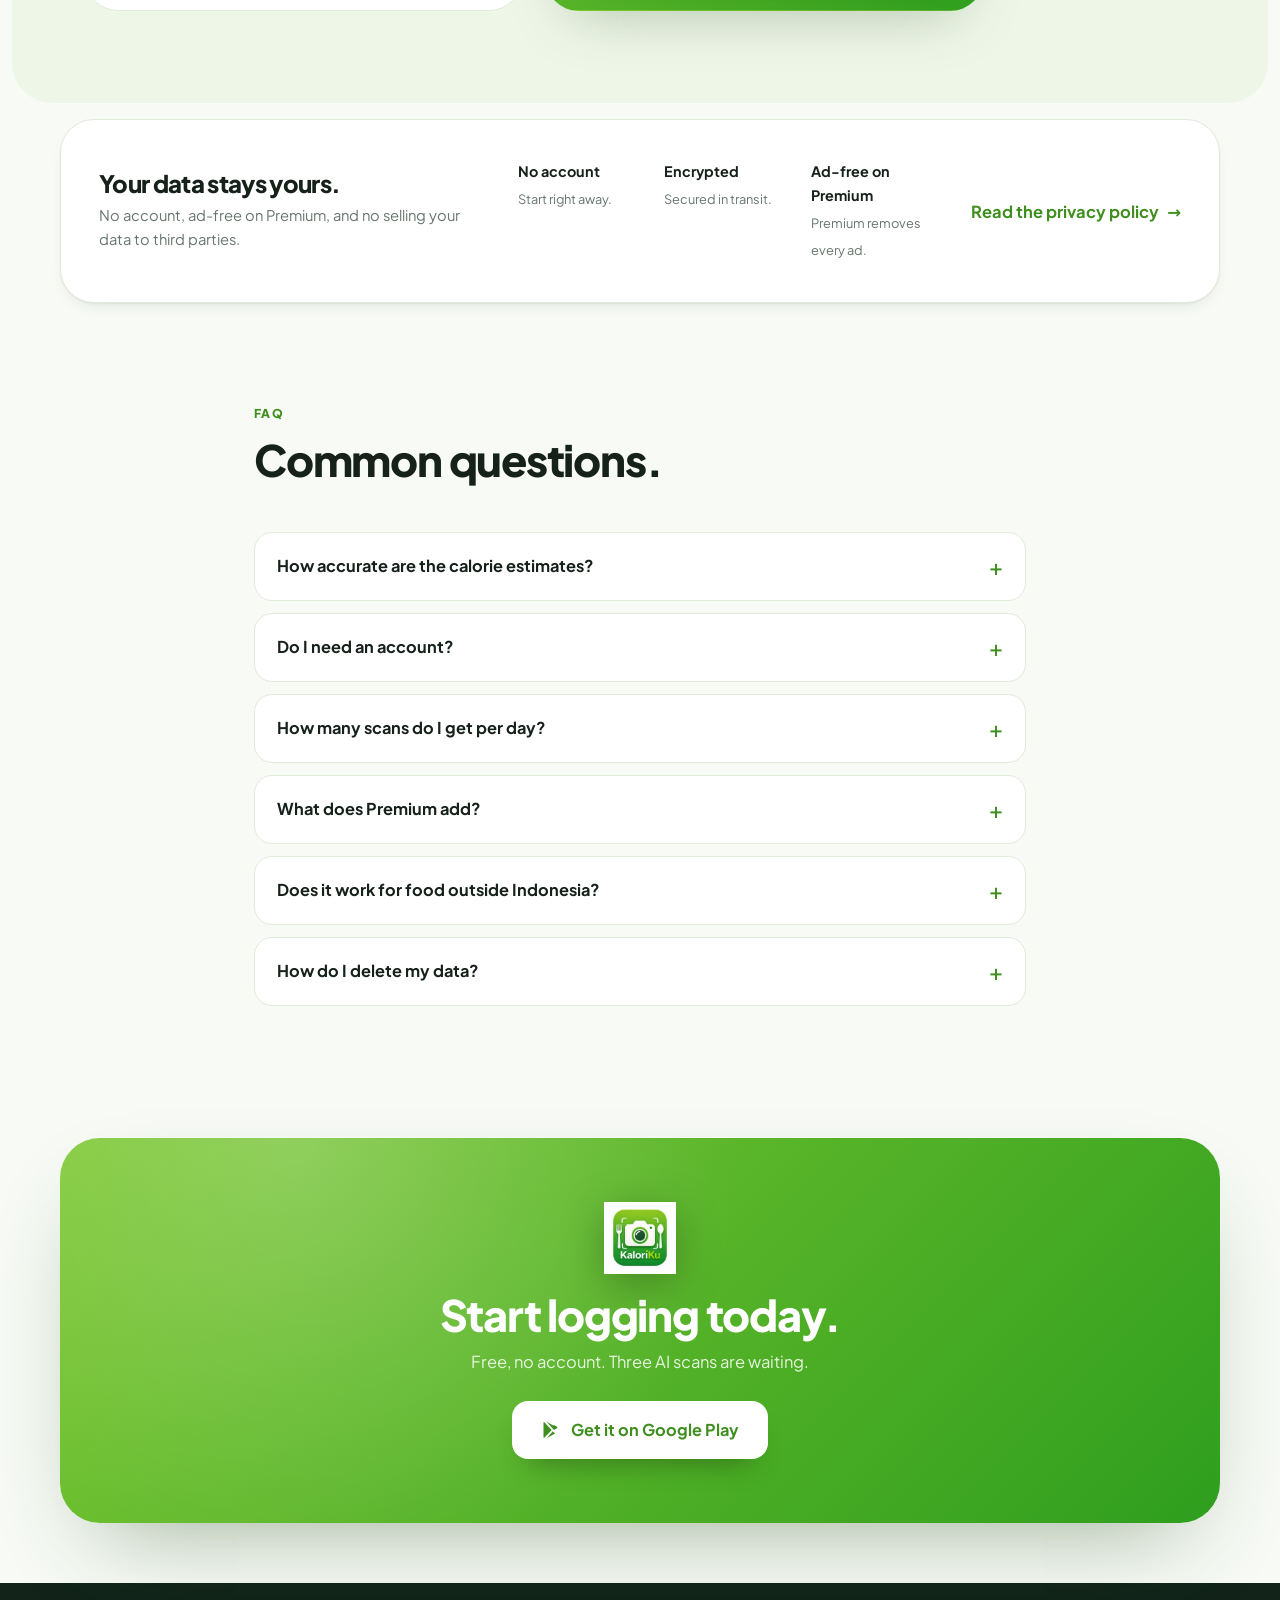
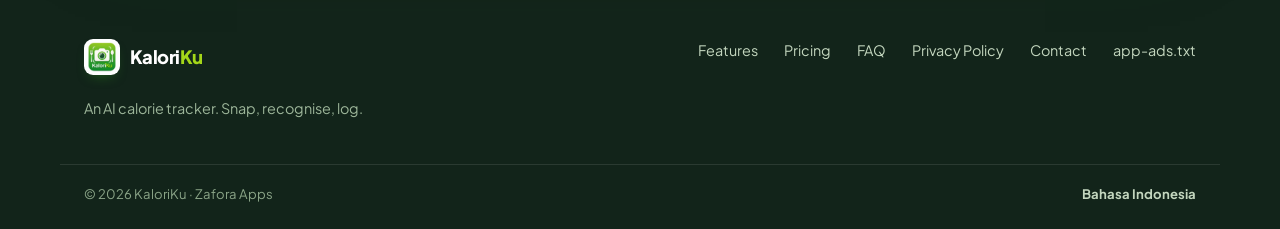
<file: en/index.html>
<!DOCTYPE html>
<html lang="en">
<head>
<meta charset="utf-8">
<meta name="viewport" content="width=device-width, initial-scale=1">
<meta name="robots" content="index,follow,max-image-preview:large">
<link rel="preload" as="image" href="../assets/img/screen-home.webp" fetchpriority="high">
<title>KaloriKu — Snap your food, let AI count the calories</title>
<meta name="description" content="KaloriKu recognises any dish from a single photo and logs its calories and nutrition. Personal calorie target, daily history, no account required.">
<meta name="theme-color" content="#65C32F">
<link rel="icon" href="../assets/img/logo-32.png" sizes="32x32">
<link rel="apple-touch-icon" href="../assets/img/logo-180.png">
<link rel="manifest" href="../site.webmanifest">
<link rel="preload" href="../assets/fonts/plus-jakarta-sans-latin.woff2" as="font" type="font/woff2" crossorigin>
<link rel="stylesheet" href="../css/style.css">
<script>document.documentElement.classList.add("js");</script>
<meta property="og:type" content="website">
<meta property="og:site_name" content="KaloriKu">
<meta property="og:locale" content="en_US">
<meta property="og:locale:alternate" content="id_ID">
<meta property="og:title" content="KaloriKu — Snap your food, let AI count the calories">
<meta property="og:description" content="An AI calorie tracker. Photograph your plate — whatever the cuisine — and log the calories in seconds.">
<meta property="og:image" content="../assets/img/og.jpg">
<meta property="og:image:type" content="image/jpeg">
<meta property="og:image:width" content="1200">
<meta property="og:image:height" content="630">
<meta property="og:image:alt" content="KaloriKu — an AI calorie tracker that counts calories from a photo">
<meta name="twitter:card" content="summary_large_image">
<meta name="twitter:image" content="../assets/img/og.jpg">
<script type="application/ld+json">
{
  "@context": "https://schema.org",
  "@type": "SoftwareApplication",
  "name": "KaloriKu",
  "operatingSystem": "Android",
  "applicationCategory": "HealthApplication",
  "description": "An AI calorie tracker that recognises dishes from photos, logs daily calories and nutrition, and tracks a personal calorie target.",
  "downloadUrl": "https://play.google.com/store/apps/details?id=com.zafzaf.kaloriku",
  "offers": { "@type": "Offer", "price": "0", "priceCurrency": "IDR" },
  "inLanguage": "en",
  "publisher": { "@type": "Organization", "name": "Zafora Apps" }
}
</script>
<script type="application/ld+json" id="faq-schema">
{
  "@context": "https://schema.org",
  "@type": "FAQPage",
  "mainEntity": [
    {
      "@type": "Question",
      "name": "How accurate are the calorie estimates?",
      "acceptedAnswer": {
        "@type": "Answer",
        "text": "Accurate enough for daily tracking, not a replacement for a kitchen scale or a dietitian. Every result can be edited — name, calories, and meal — before it is saved."
      }
    },
    {
      "@type": "Question",
      "name": "Do I need an account?",
      "acceptedAnswer": {
        "@type": "Answer",
        "text": "No. You are signed in automatically and securely, so you can start logging within seconds."
      }
    },
    {
      "@type": "Question",
      "name": "How many scans do I get per day?",
      "acceptedAnswer": {
        "@type": "Answer",
        "text": "Free accounts get 3 AI scans per day. Premium raises that to 10 per day and unlocks AI text analysis. Manual logging never uses your quota."
      }
    },
    {
      "@type": "Question",
      "name": "What does Premium add?",
      "acceptedAnswer": {
        "@type": "Answer",
        "text": "Premium increases the daily scan quota to 10, unlocks AI text analysis, and removes ads. Every other logging feature is already in the free version."
      }
    },
    {
      "@type": "Question",
      "name": "Does it work for food outside Indonesia?",
      "acceptedAnswer": {
        "@type": "Answer",
        "text": "Yes. The AI recognises common dishes across cuisines — Indonesian, Asian, Western — and you can always edit the result before saving."
      }
    },
    {
      "@type": "Question",
      "name": "How do I delete my data?",
      "acceptedAnswer": {
        "@type": "Answer",
        "text": "Delete individual meals or the whole history from the History screen. For anything else, email us at zaforaapps@gmail.com."
      }
    }
  ]
}
</script>
<!--seo:start-->
<link rel="canonical" href="https://kaloriku.id/en/">
<link rel="alternate" hreflang="id" href="https://kaloriku.id/">
<link rel="alternate" hreflang="en" href="https://kaloriku.id/en/">
<link rel="alternate" hreflang="x-default" href="https://kaloriku.id/">
<meta property="og:url" content="https://kaloriku.id/en/">
<meta property="og:image" content="https://kaloriku.id/assets/img/og.jpg">
<meta property="og:image:type" content="image/jpeg">
<meta property="og:image:width" content="1200">
<meta property="og:image:height" content="630">
<meta property="og:image:alt" content="KaloriKu — AI calorie tracker built for Indonesian food">
<meta name="twitter:image" content="https://kaloriku.id/assets/img/og.jpg">
<!--seo:end-->
</head>
<body>

<a class="skip" href="#main">Skip to content</a>

<header class="site-header" id="header">
  <div class="wrap header-inner">
    <a class="brand" href="../" aria-label="KaloriKu — home">
      <img src="../assets/img/mark-192.webp" alt="" width="36" height="36">
      <span class="brand-name">Kalori<span>Ku</span></span>
    </a>

    <nav class="nav" id="nav" aria-label="Main navigation">
      <a href="#features">Features</a>
      <a href="#how">How it works</a>
      <a href="#food">Food</a>
      <a href="#pricing">Pricing</a>
      <a href="#faq">FAQ</a>
      <a class="lang" href="../" hreflang="id" lang="id">ID</a>
      <a class="btn btn-sm" href="https://play.google.com/store/apps/details?id=com.zafzaf.kaloriku&amp;hl=en" target="_blank" rel="noopener">Download</a>
    </nav>

    <button class="nav-toggle" id="navToggle" aria-expanded="false" aria-controls="nav" aria-label="Open menu">
      <span></span><span></span><span></span>
    </button>
  </div>
</header>

<main id="main">

  <!-- HERO -->
  <section class="hero">
    <div class="hero-glow" aria-hidden="true"></div>
    <div class="wrap hero-grid">
      <div class="hero-copy reveal">
        <p class="eyebrow"><span class="dot"></span> Calorie tracker with AI</p>
        <h1>Snap your plate.<br><span class="hl">AI counts the calories.</span></h1>
        <p class="lead">KaloriKu recognises any dish from a single photo — calories and nutrition logged instantly. No account, no fuss.</p>
        <div class="cta-row">
          <a class="btn btn-play" href="https://play.google.com/store/apps/details?id=com.zafzaf.kaloriku&amp;hl=en" target="_blank" rel="noopener">
            <svg viewBox="0 0 24 24" aria-hidden="true" width="20" height="20"><path fill="currentColor" d="M3.6 2.3a1 1 0 0 0-.6.9v17.6a1 1 0 0 0 .6.9l9.3-9.7L3.6 2.3Zm10.5 8.2 2.7-2.8-9.4-5.4a.8.8 0 0 0-.5-.1l7.2 8.3Zm0 3 2.7 2.8-9.4 5.4a.8.8 0 0 1-.5.1l7.2-8.3Zm1.5-1.5 3.6-2.1c.7-.4.7-1.4 0-1.8l-3.6-2.1-2.9 3 2.9 3Z"/></svg>
            Get it on Google Play
          </a>
          <a class="btn btn-ghost" href="#how">See how it works <span aria-hidden="true">↓</span></a>
        </div>
        <ul class="trust">
          <li><strong>500+</strong> downloads</li>
          <li>3 free AI scans a day</li>
          <li>No account needed</li>
        </ul>
      </div>

      <div class="hero-art reveal">
        <div class="phone">
          <div class="phone-screen">
            <img src="../assets/img/screen-home.webp" alt="KaloriKu home screen: 1,310 of 2,000 kcal today, a Scan Food button, and four meals already logged." width="720" height="1600" fetchpriority="high">
          </div>
        </div>
        <div class="float-card float-quota">
          <span class="float-label">Scans today</span>
          <strong class="quota-num">3 <small>free scans</small></strong>
          <div class="dots" aria-hidden="true"><i></i><i></i><i></i></div>
        </div>
        <div class="float-card float-scan">
          <span class="ai-badge">AI scan</span>
          <div class="float-row"><span class="float-thumb" aria-hidden="true"><svg viewBox="0 0 24 24" width="20" height="20" fill="none" stroke="currentColor" stroke-width="1.8" stroke-linecap="round" stroke-linejoin="round"><path d="M3 8V6a2 2 0 0 1 2-2h2M21 8V6a2 2 0 0 0-2-2h-2M3 16v2a2 2 0 0 0 2 2h2M21 16v2a2 2 0 0 1-2 2h-2"/><circle cx="12" cy="12" r="3.2"/></svg></span><div><strong>Ayam Geprek</strong><span>Lunch</span></div></div>
          <div class="float-kcal">± 320 <small>kcal</small></div>
        </div>
      </div>
    </div>
  </section>

  <!-- HOW IT WORKS -->
  <section class="section" id="how">
    <div class="wrap">
      <div class="section-head reveal">
        <p class="kicker">How it works</p>
        <h2>Three steps, done.</h2>
        <p class="sub">No food database to dig through. Just show your plate.</p>
      </div>
      <ol class="steps">
        <li class="step reveal">
          <span class="step-num">01</span>
          <div class="step-icon">
            <svg viewBox="0 0 24 24" fill="none" stroke="currentColor" stroke-width="1.7" stroke-linecap="round" stroke-linejoin="round" aria-hidden="true"><path d="M3 8.5A2.5 2.5 0 0 1 5.5 6h1.6l1.2-2h6.4l1.2 2h1.6A2.5 2.5 0 0 1 21 8.5v8A2.5 2.5 0 0 1 18.5 19h-13A2.5 2.5 0 0 1 3 16.5v-8Z"/><circle cx="12" cy="12.5" r="3.2"/></svg>
          </div>
          <h3>Snap or type</h3>
          <p>Point the camera at your table — one dish or a whole spread. Or simply type “fried rice and sweet iced tea”.</p>
        </li>
        <li class="step reveal">
          <span class="step-num">02</span>
          <div class="step-icon">
            <svg viewBox="0 0 24 24" fill="none" stroke="currentColor" stroke-width="1.7" stroke-linecap="round" stroke-linejoin="round" aria-hidden="true"><path d="M12 3.5 13.6 8l4.4 1.6L13.6 11 12 15.6 10.4 11 6 9.6 10.4 8 12 3.5Z"/><path d="M18.5 15.5l.8 2 2 .8-2 .8-.8 2-.8-2-2-.8 2-.8.8-2Z"/></svg>
          </div>
          <h3>AI names each dish</h3>
          <p>The photo is split per dish, then AI estimates calories and nutrition. You can edit anything before saving.</p>
        </li>
        <li class="step reveal">
          <span class="step-num">03</span>
          <div class="step-icon">
            <svg viewBox="0 0 24 24" fill="none" stroke="currentColor" stroke-width="1.7" stroke-linecap="round" stroke-linejoin="round" aria-hidden="true"><path d="M4 19V5"/><path d="M4 19h16"/><path d="M8 15.5 12 11l3 2.5 4.5-5.5"/></svg>
          </div>
          <h3>Track it to your target</h3>
          <p>See what is left for today, your history by meal, and progress against a target built from your body and activity.</p>
        </li>
      </ol>
    </div>
  </section>

  <!-- FEATURES -->
  <section class="section section-tint" id="features">
    <div class="wrap">
      <div class="section-head reveal">
        <p class="kicker">Features</p>
        <h2>What you need. Nothing more.</h2>
        <p class="sub">Logging works offline-first on your phone, with AI only where AI actually helps.</p>
      </div>
      <div class="features">
        <article class="feature reveal">
          <div class="f-icon"><svg viewBox="0 0 24 24" fill="none" stroke="currentColor" stroke-width="1.7" stroke-linecap="round" stroke-linejoin="round" aria-hidden="true"><path d="M4 8V5.5A1.5 1.5 0 0 1 5.5 4H8"/><path d="M16 4h2.5A1.5 1.5 0 0 1 20 5.5V8"/><path d="M20 16v2.5a1.5 1.5 0 0 1-1.5 1.5H16"/><path d="M8 20H5.5A1.5 1.5 0 0 1 4 18.5V16"/><circle cx="12" cy="12" r="3.2"/></svg></div>
          <h3>Multi-dish AI scan</h3>
          <p>Rice, a side, and a drink in one shot? AI separates each item and estimates its calories on its own.</p>
        </article>
        <article class="feature reveal">
          <div class="f-icon"><svg viewBox="0 0 24 24" fill="none" stroke="currentColor" stroke-width="1.7" stroke-linecap="round" stroke-linejoin="round" aria-hidden="true"><path d="M4 5.5h16v11H9l-5 3.5v-14.5Z"/><path d="M8.5 10.5h7"/><path d="M8.5 13.5h4"/></svg></div>
          <h3>AI text analysis <span class="tag">Premium</span></h3>
          <p>No time for a photo? Write “two chicken skewers and sweet iced tea” and let AI turn it into calories.</p>
        </article>
        <article class="feature reveal">
          <div class="f-icon"><svg viewBox="0 0 24 24" fill="none" stroke="currentColor" stroke-width="1.7" stroke-linecap="round" stroke-linejoin="round" aria-hidden="true"><path d="M5 4.5h9.5L19 9v10.5H5V4.5Z"/><path d="M14 4.5V9h5"/><path d="M8.5 13h7"/><path d="M8.5 16h4"/></svg></div>
          <h3>Manual logging</h3>
          <p>Already know the number? Type the name and calories straight in, without spending a scan.</p>
        </article>
        <article class="feature reveal">
          <div class="f-icon"><svg viewBox="0 0 24 24" fill="none" stroke="currentColor" stroke-width="1.7" stroke-linecap="round" stroke-linejoin="round" aria-hidden="true"><circle cx="12" cy="12" r="8.5"/><circle cx="12" cy="12" r="4.5"/><circle cx="12" cy="12" r="1"/></svg></div>
          <h3>Personal calorie target</h3>
          <p>Calculated from weight, height, age, and activity level (BMR × TDEE) — or set it yourself to the calorie.</p>
        </article>
        <article class="feature reveal">
          <div class="f-icon"><svg viewBox="0 0 24 24" fill="none" stroke="currentColor" stroke-width="1.7" stroke-linecap="round" stroke-linejoin="round" aria-hidden="true"><rect x="4" y="5" width="16" height="15" rx="2.5"/><path d="M8 3.5v3"/><path d="M16 3.5v3"/><path d="M4 9.5h16"/><path d="M8.5 14h3"/></svg></div>
          <h3>Daily history</h3>
          <p>Every entry is stored by day and by meal: breakfast, lunch, dinner, snack.</p>
        </article>
        <article class="feature reveal">
          <div class="f-icon"><svg viewBox="0 0 24 24" fill="none" stroke="currentColor" stroke-width="1.7" stroke-linecap="round" stroke-linejoin="round" aria-hidden="true"><path d="M12 3.5c3.6 3.2 5.5 6 5.5 8.6a5.5 5.5 0 1 1-11 0c0-2.6 1.9-5.4 5.5-8.6Z"/><path d="M9.5 14.5c.4 1.3 1.4 2 2.5 2"/></svg></div>
          <h3>What's left today</h3>
          <p>Every time you log something you can see how much of the day's budget is left — and when you went over.</p>
        </article>
      </div>
    </div>
  </section>

  <!-- SHOWCASE -->
  <section class="section" id="screens">
    <div class="wrap">
      <div class="section-head reveal">
        <p class="kicker">Screens</p>
        <h2>Simple enough to use mid-meal.</h2>
        <p class="sub">The two screens you open most: today's summary, and history grouped by day.</p>
      </div>
      <div class="showcase">
        <figure class="shot reveal">
          <div class="phone phone-sm">
            <div class="phone-screen"><img src="../assets/img/screen-home.webp" alt="KaloriKu home screen with today's total calories, calories left, and the meals logged so far." width="720" height="1600" loading="lazy"></div>
          </div>
          <figcaption>
            <strong>Home</strong>
            <span>Today's total and what's left, plus everything already logged.</span>
          </figcaption>
        </figure>
        <figure class="shot reveal">
          <div class="phone phone-sm">
            <div class="phone-screen"><img src="../assets/img/screen-history.webp" alt="KaloriKu history screen: today's meals listed with category and calories." width="720" height="1600" loading="lazy"></div>
          </div>
          <figcaption>
            <strong>History</strong>
            <span>Grouped by day, with category and calories. Editable any time.</span>
          </figcaption>
        </figure>
      </div>
    </div>
  </section>

  <!-- FOOD -->
  <section class="section food-section" id="food">
    <div class="wrap food-grid">
      <div class="food-copy reveal">
        <p class="kicker">Any food, one photo</p>
        <h2>From nasi padang to pasta.</h2>
        <p class="lead-sm">Not limited to one cuisine. Photograph the plate — Indonesian, Asian, Western, whatever is on the table — and the AI names each dish and estimates its calories, including the ones hiding in oil and sauce.</p>
        <ul class="food-list">
          <li><span class="food-name">Nasi Padang</span><span class="food-cat">Lunch</span><span class="food-kcal">650 kcal</span></li>
          <li><span class="food-name">Ayam Geprek</span><span class="food-cat">Lunch</span><span class="food-kcal">320 kcal</span></li>
          <li><span class="food-name">Chicken Satay</span><span class="food-cat">Dinner</span><span class="food-kcal">250 kcal</span></li>
          <li><span class="food-name">Sweet Iced Tea</span><span class="food-cat">Snack</span><span class="food-kcal">90 kcal</span></li>
        </ul>
        <p class="note">Real numbers from the app. Every AI result can still be edited before you save it.</p>
      </div>
      <div class="food-visual reveal">
        <div class="food-art">
          <img src="../assets/img/meals-card.webp" alt="Today's meals in the app: sweet iced tea 90 kcal, chicken satay 250 kcal, ayam geprek 320 kcal, and nasi padang 650 kcal." width="1000" height="680" loading="lazy">
        </div>
        <p class="food-caption">Straight from the app: four meals, 1,310 kcal, all editable.</p>
      </div>
    </div>
  </section>

  <!-- PRICING -->
  <section class="section section-tint" id="pricing">
    <div class="wrap">
      <div class="section-head reveal">
        <p class="kicker">Pricing</p>
        <h2>Free to start. Premium when you need more.</h2>
        <p class="sub">Subscriptions are handled by Google Play. Pricing follows the Play Store listing.</p>
      </div>
      <div class="plans">
        <article class="plan reveal">
          <h3>Free</h3>
          <p class="plan-price">$0</p>
          <p class="plan-for">To try it and log your days.</p>
          <ul>
            <li>3 AI scans per day</li>
            <li>Unlimited manual logging</li>
            <li>Personal calorie target</li>
            <li>History with meal categories</li>
          </ul>
          <a class="btn btn-outline" href="https://play.google.com/store/apps/details?id=com.zafzaf.kaloriku&amp;hl=en" target="_blank" rel="noopener">Start free</a>
        </article>
        <article class="plan plan-pro reveal">
          <span class="plan-badge">Premium</span>
          <h3>Premium</h3>
          <p class="plan-price">Subscription</p>
          <p class="plan-for">For people who log every day.</p>
          <ul>
            <li>10 AI scans per day</li>
            <li>AI text analysis</li>
            <li>No ads</li>
            <li>Everything in Free, plus the above</li>
          </ul>
          <a class="btn btn-light" href="https://play.google.com/store/apps/details?id=com.zafzaf.kaloriku&amp;hl=en" target="_blank" rel="noopener">View on Google Play</a>
        </article>
      </div>
    </div>
  </section>

  <!-- PRIVACY -->
  <section class="privacy-strip">
    <div class="wrap privacy-inner reveal">
      <div class="privacy-head">
        <h2>Your data stays yours.</h2>
        <p>No account, ad-free on Premium, and no selling your data to third parties.</p>
      </div>
      <ul class="privacy-points">
        <li><strong>No account</strong><span>Start right away.</span></li>
        <li><strong>Encrypted</strong><span>Secured in transit.</span></li>
        <li><strong>Ad-free on Premium</strong><span>Premium removes every ad.</span></li>
      </ul>
      <a class="link-arrow" href="/en/privacy/">Read the privacy policy <span aria-hidden="true">→</span></a>
    </div>
  </section>

  <!-- FAQ -->
  <section class="section" id="faq">
    <div class="wrap wrap-narrow">
      <div class="section-head reveal">
        <p class="kicker">FAQ</p>
        <h2>Common questions.</h2>
      </div>
      <div class="faq reveal">
        <details>
          <summary>How accurate are the calorie estimates?</summary>
          <p>Accurate enough for daily tracking, not a replacement for a kitchen scale or a dietitian. Every result can be edited — name, calories, and meal — before it is saved.</p>
        </details>
        <details>
          <summary>Do I need an account?</summary>
          <p>No. You are signed in automatically and securely, so you can start logging within seconds.</p>
        </details>
        <details>
          <summary>How many scans do I get per day?</summary>
          <p>Free accounts get 3 AI scans per day. Premium raises that to 10 per day and unlocks AI text analysis. Manual logging never uses your quota.</p>
        </details>
        <details>
          <summary>What does Premium add?</summary>
          <p>Premium increases the daily scan quota to 10, unlocks AI text analysis, and removes ads. Every other logging feature is already in the free version.</p>
        </details>
        <details>
          <summary>Does it work for food outside Indonesia?</summary>
          <p>Yes. The AI recognises common dishes across cuisines — Indonesian, Asian, Western — and you can always edit the result before saving.</p>
        </details>
        <details>
          <summary>How do I delete my data?</summary>
          <p>Delete individual meals or the whole history from the History screen. For anything else, email us at <a href="mailto:zaforaapps@gmail.com">zaforaapps@gmail.com</a>.</p>
        </details>
      </div>
    </div>
  </section>

  <!-- FINAL CTA -->
  <section class="final-cta">
    <div class="wrap final-inner reveal">
      <img src="../assets/img/mark-192.webp" alt="" width="72" height="72" loading="lazy">
      <h2>Start logging today.</h2>
      <p>Free, no account. Three AI scans are waiting.</p>
      <a class="btn btn-light btn-lg" href="https://play.google.com/store/apps/details?id=com.zafzaf.kaloriku&amp;hl=en" target="_blank" rel="noopener">
        <svg viewBox="0 0 24 24" aria-hidden="true" width="20" height="20"><path fill="currentColor" d="M3.6 2.3a1 1 0 0 0-.6.9v17.6a1 1 0 0 0 .6.9l9.3-9.7L3.6 2.3Zm10.5 8.2 2.7-2.8-9.4-5.4a.8.8 0 0 0-.5-.1l7.2 8.3Zm0 3 2.7 2.8-9.4 5.4a.8.8 0 0 1-.5.1l7.2-8.3Zm1.5-1.5 3.6-2.1c.7-.4.7-1.4 0-1.8l-3.6-2.1-2.9 3 2.9 3Z"/></svg>
        Get it on Google Play
      </a>
    </div>
  </section>

</main>

<footer class="site-footer">
  <div class="wrap footer-grid">
    <div class="footer-brand">
      <a class="brand" href="../">
        <img src="../assets/img/mark-192.webp" alt="" width="32" height="32">
        <span class="brand-name">Kalori<span>Ku</span></span>
      </a>
      <p>An AI calorie tracker. Snap, recognise, log.</p>
    </div>
    <nav class="footer-links" aria-label="Footer links">
      <a href="#features">Features</a>
      <a href="#pricing">Pricing</a>
      <a href="#faq">FAQ</a>
      <a href="/en/privacy/">Privacy Policy</a>
      <a href="mailto:zaforaapps@gmail.com">Contact</a>
      <a href="../app-ads.txt">app-ads.txt</a>
    </nav>
  </div>
  <div class="wrap footer-bottom">
    <span>© <span id="year">2026</span> KaloriKu · Zafora Apps</span>
    <a class="lang" href="../" hreflang="id" lang="id">Bahasa Indonesia</a>
  </div>
</footer>

<script src="../js/main.js" defer></script>
</body>
</html>
</file>
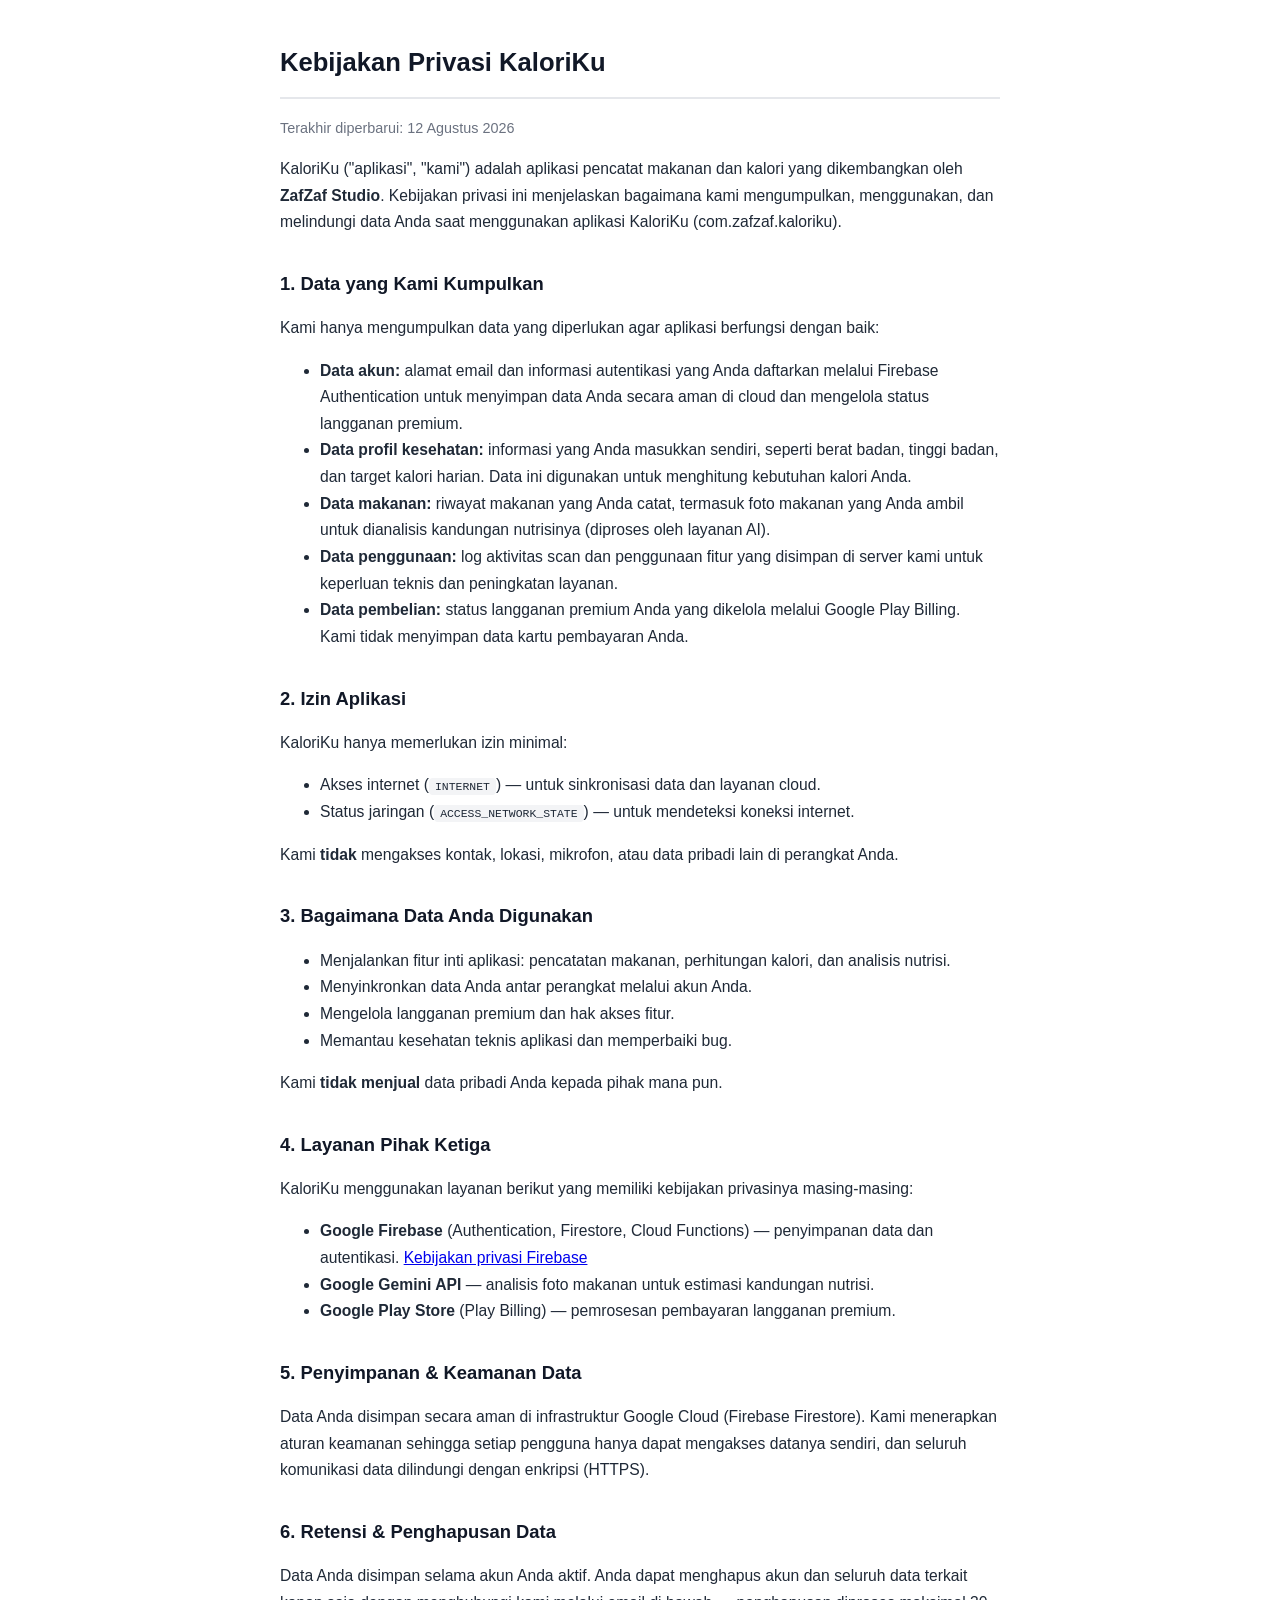
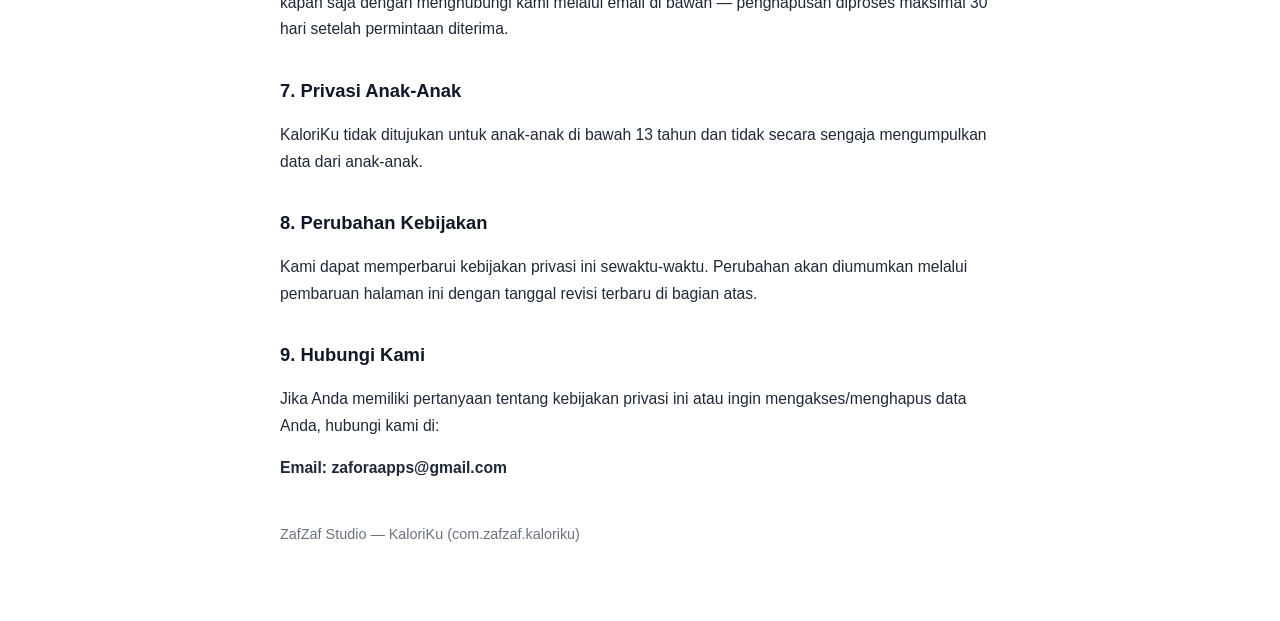
<file: privasi/index.html>
<!DOCTYPE html>
<html lang="id">
<head>
<meta charset="UTF-8">
<meta name="viewport" content="width=device-width, initial-scale=1.0">
<title>Kebijakan Privasi — KaloriKu</title>
<link rel="canonical" href="https://kaloriku.id/privasi/">
<link rel="alternate" hreflang="id" href="https://kaloriku.id/privasi/">
<link rel="alternate" hreflang="en" href="https://kaloriku.id/en/privacy/">
<link rel="alternate" hreflang="x-default" href="https://kaloriku.id/privasi/">
<meta name="robots" content="index,follow">
<meta property="og:type" content="article">
<meta property="og:url" content="https://kaloriku.id/privasi/">
<meta property="og:title" content="Kebijakan Privasi — KaloriKu">
<meta property="og:locale" content="id_ID">
<style>
  body { font-family: -apple-system, BlinkMacSystemFont, "Segoe UI", Roboto, sans-serif; max-width: 720px; margin: 0 auto; padding: 24px 20px 60px; color: #1f2937; line-height: 1.7; }
  h1 { font-size: 1.6em; color: #111827; border-bottom: 2px solid #e5e7eb; padding-bottom: 12px; }
  h2 { font-size: 1.15em; color: #111827; margin-top: 32px; }
  p, li { font-size: 0.98em; }
  .meta { color: #6b7280; font-size: 0.9em; }
  code { background: #f3f4f6; padding: 2px 6px; border-radius: 4px; font-size: 0.9em; }
  .highlight { background: #fef9c3; padding: 12px 16px; border-radius: 8px; font-size: 0.95em; }
</style>
</head>
<body>

<h1>Kebijakan Privasi KaloriKu</h1>
<p class="meta">Terakhir diperbarui: 12 Agustus 2026</p>

<p>KaloriKu ("aplikasi", "kami") adalah aplikasi pencatat makanan dan kalori yang dikembangkan oleh <strong>ZafZaf Studio</strong>. Kebijakan privasi ini menjelaskan bagaimana kami mengumpulkan, menggunakan, dan melindungi data Anda saat menggunakan aplikasi KaloriKu (com.zafzaf.kaloriku).</p>

<h2>1. Data yang Kami Kumpulkan</h2>
<p>Kami hanya mengumpulkan data yang diperlukan agar aplikasi berfungsi dengan baik:</p>
<ul>
  <li><strong>Data akun:</strong> alamat email dan informasi autentikasi yang Anda daftarkan melalui Firebase Authentication untuk menyimpan data Anda secara aman di cloud dan mengelola status langganan premium.</li>
  <li><strong>Data profil kesehatan:</strong> informasi yang Anda masukkan sendiri, seperti berat badan, tinggi badan, dan target kalori harian. Data ini digunakan untuk menghitung kebutuhan kalori Anda.</li>
  <li><strong>Data makanan:</strong> riwayat makanan yang Anda catat, termasuk foto makanan yang Anda ambil untuk dianalisis kandungan nutrisinya (diproses oleh layanan AI).</li>
  <li><strong>Data penggunaan:</strong> log aktivitas scan dan penggunaan fitur yang disimpan di server kami untuk keperluan teknis dan peningkatan layanan.</li>
  <li><strong>Data pembelian:</strong> status langganan premium Anda yang dikelola melalui Google Play Billing. Kami tidak menyimpan data kartu pembayaran Anda.</li>
</ul>

<h2>2. Izin Aplikasi</h2>
<p>KaloriKu hanya memerlukan izin minimal:</p>
<ul>
  <li>Akses internet (<code>INTERNET</code>) — untuk sinkronisasi data dan layanan cloud.</li>
  <li>Status jaringan (<code>ACCESS_NETWORK_STATE</code>) — untuk mendeteksi koneksi internet.</li>
</ul>
<p>Kami <strong>tidak</strong> mengakses kontak, lokasi, mikrofon, atau data pribadi lain di perangkat Anda.</p>

<h2>3. Bagaimana Data Anda Digunakan</h2>
<ul>
  <li>Menjalankan fitur inti aplikasi: pencatatan makanan, perhitungan kalori, dan analisis nutrisi.</li>
  <li>Menyinkronkan data Anda antar perangkat melalui akun Anda.</li>
  <li>Mengelola langganan premium dan hak akses fitur.</li>
  <li>Memantau kesehatan teknis aplikasi dan memperbaiki bug.</li>
</ul>
<p>Kami <strong>tidak menjual</strong> data pribadi Anda kepada pihak mana pun.</p>

<h2>4. Layanan Pihak Ketiga</h2>
<p>KaloriKu menggunakan layanan berikut yang memiliki kebijakan privasinya masing-masing:</p>
<ul>
  <li><strong>Google Firebase</strong> (Authentication, Firestore, Cloud Functions) — penyimpanan data dan autentikasi. <a href="https://firebase.google.com/support/privacy">Kebijakan privasi Firebase</a></li>
  <li><strong>Google Gemini API</strong> — analisis foto makanan untuk estimasi kandungan nutrisi.</li>
  <li><strong>Google Play Store</strong> (Play Billing) — pemrosesan pembayaran langganan premium.</li>
</ul>

<h2>5. Penyimpanan &amp; Keamanan Data</h2>
<p>Data Anda disimpan secara aman di infrastruktur Google Cloud (Firebase Firestore). Kami menerapkan aturan keamanan sehingga setiap pengguna hanya dapat mengakses datanya sendiri, dan seluruh komunikasi data dilindungi dengan enkripsi (HTTPS).</p>

<h2>6. Retensi &amp; Penghapusan Data</h2>
<p>Data Anda disimpan selama akun Anda aktif. Anda dapat menghapus akun dan seluruh data terkait kapan saja dengan menghubungi kami melalui email di bawah — penghapusan diproses maksimal 30 hari setelah permintaan diterima.</p>

<h2>7. Privasi Anak-Anak</h2>
<p>KaloriKu tidak ditujukan untuk anak-anak di bawah 13 tahun dan tidak secara sengaja mengumpulkan data dari anak-anak.</p>

<h2>8. Perubahan Kebijakan</h2>
<p>Kami dapat memperbarui kebijakan privasi ini sewaktu-waktu. Perubahan akan diumumkan melalui pembaruan halaman ini dengan tanggal revisi terbaru di bagian atas.</p>

<h2>9. Hubungi Kami</h2>
<p>Jika Anda memiliki pertanyaan tentang kebijakan privasi ini atau ingin mengakses/menghapus data Anda, hubungi kami di:</p>
<p><strong>Email: zaforaapps@gmail.com</strong></p>

<p class="meta" style="margin-top:40px">ZafZaf Studio — KaloriKu (com.zafzaf.kaloriku)</p>

</body>
</html>
</file>
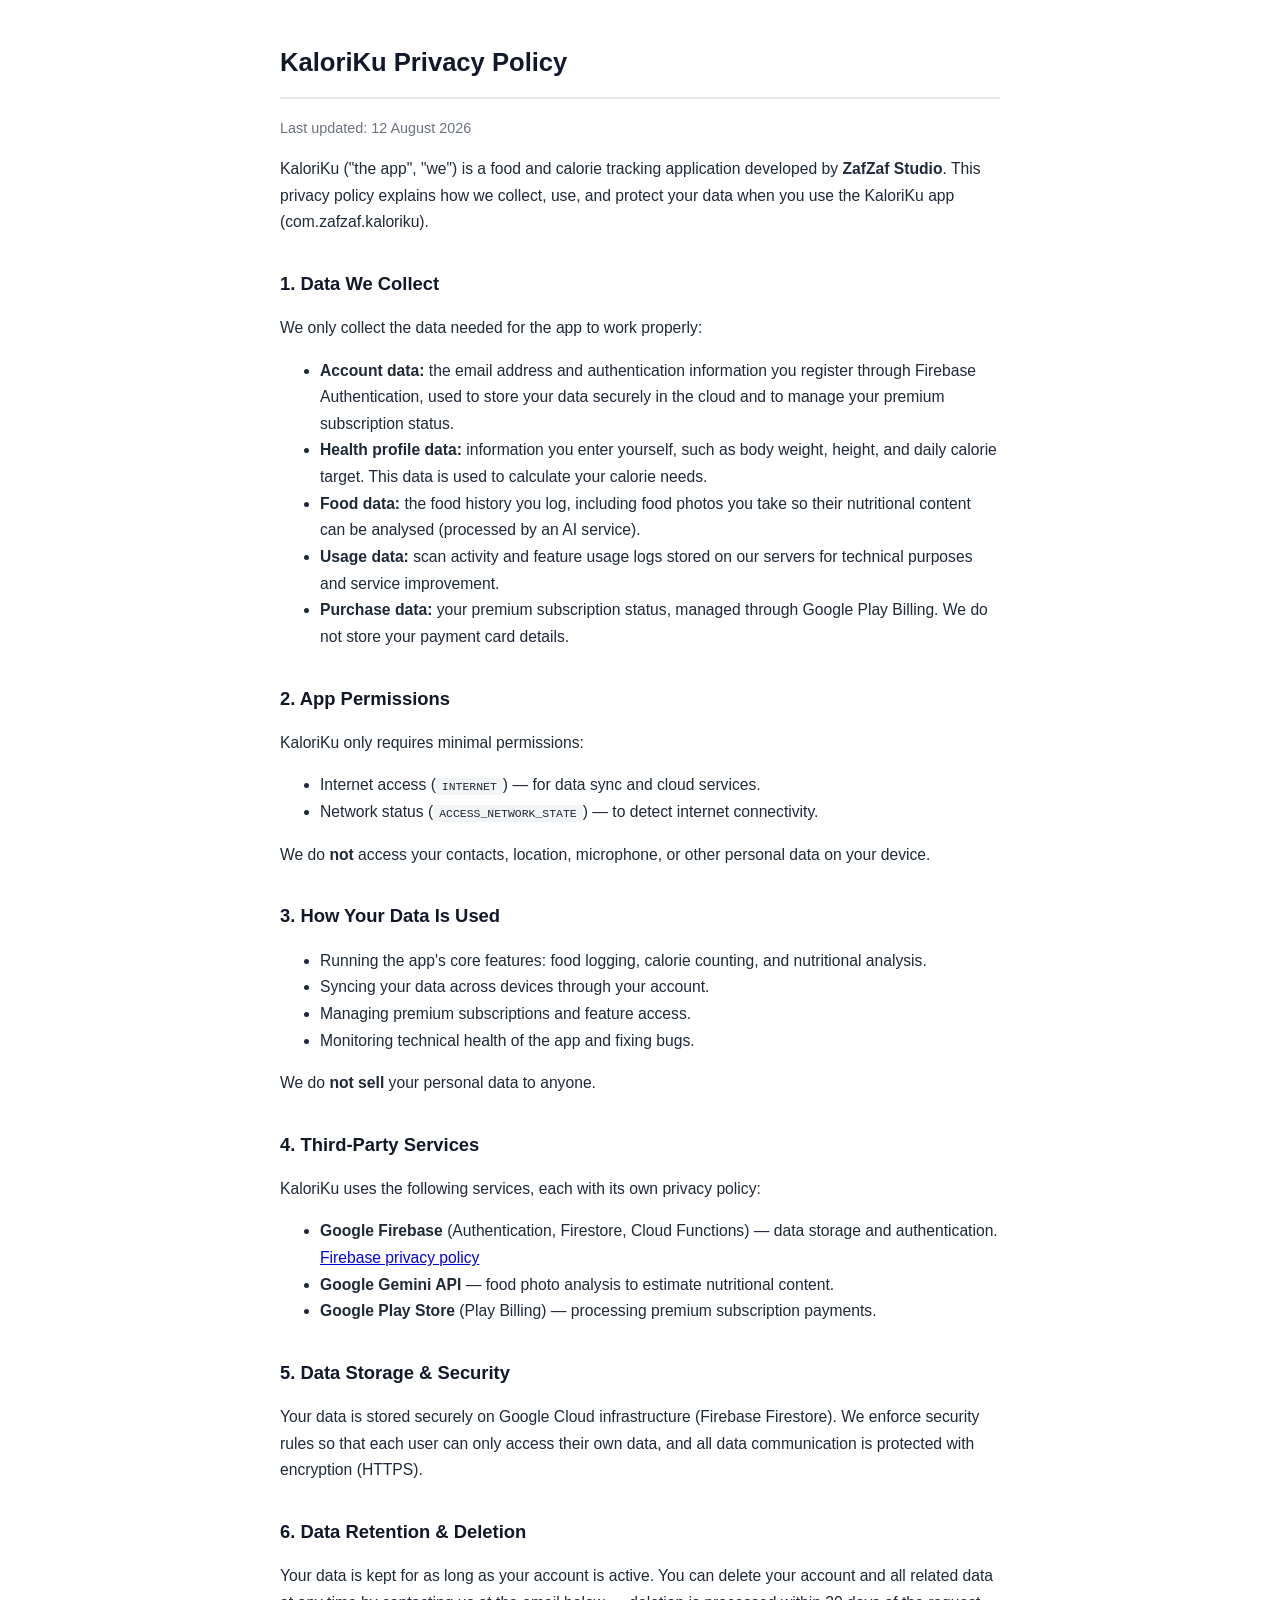
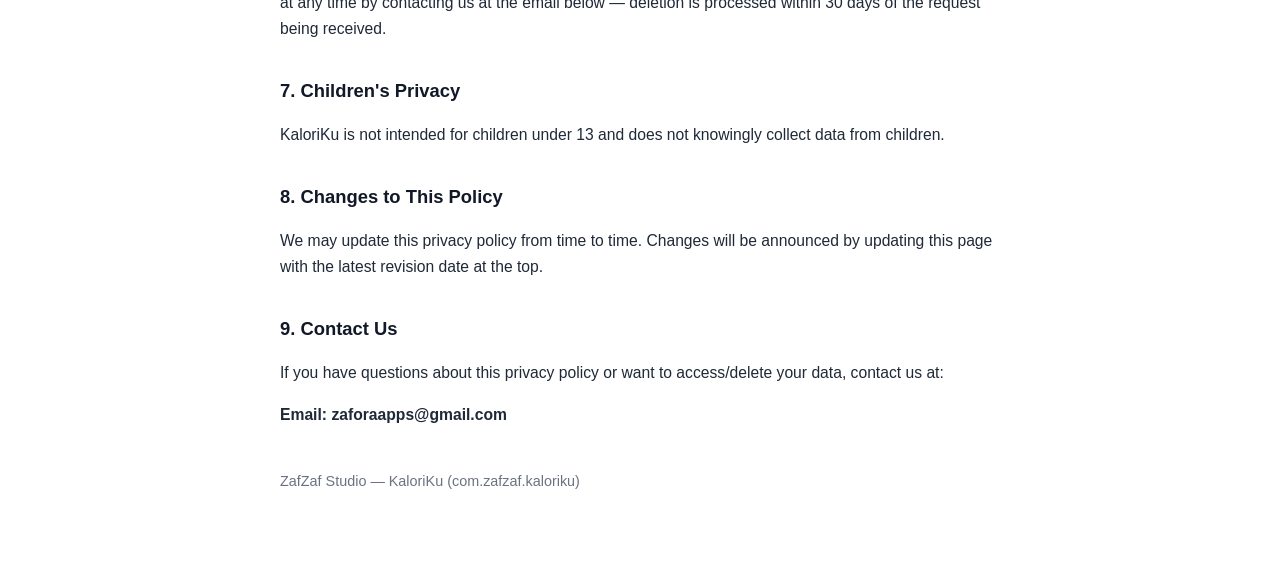
<file: en/privacy/index.html>
<!DOCTYPE html>
<html lang="en">
<head>
<meta charset="UTF-8">
<meta name="viewport" content="width=device-width, initial-scale=1.0">
<title>Privacy Policy — KaloriKu</title>
<link rel="canonical" href="https://kaloriku.id/en/privacy/">
<link rel="alternate" hreflang="id" href="https://kaloriku.id/privasi/">
<link rel="alternate" hreflang="en" href="https://kaloriku.id/en/privacy/">
<link rel="alternate" hreflang="x-default" href="https://kaloriku.id/privasi/">
<meta name="robots" content="index,follow">
<meta property="og:type" content="article">
<meta property="og:url" content="https://kaloriku.id/en/privacy/">
<meta property="og:title" content="Privacy Policy — KaloriKu">
<meta property="og:locale" content="en_US">
<style>
  body { font-family: -apple-system, BlinkMacSystemFont, "Segoe UI", Roboto, sans-serif; max-width: 720px; margin: 0 auto; padding: 24px 20px 60px; color: #1f2937; line-height: 1.7; }
  h1 { font-size: 1.6em; color: #111827; border-bottom: 2px solid #e5e7eb; padding-bottom: 12px; }
  h2 { font-size: 1.15em; color: #111827; margin-top: 32px; }
  p, li { font-size: 0.98em; }
  .meta { color: #6b7280; font-size: 0.9em; }
  code { background: #f3f4f6; padding: 2px 6px; border-radius: 4px; font-size: 0.9em; }
  .highlight { background: #fef9c3; padding: 12px 16px; border-radius: 8px; font-size: 0.95em; }
</style>
</head>
<body>

<h1>KaloriKu Privacy Policy</h1>
<p class="meta">Last updated: 12 August 2026</p>

<p>KaloriKu ("the app", "we") is a food and calorie tracking application developed by <strong>ZafZaf Studio</strong>. This privacy policy explains how we collect, use, and protect your data when you use the KaloriKu app (com.zafzaf.kaloriku).</p>

<h2>1. Data We Collect</h2>
<p>We only collect the data needed for the app to work properly:</p>
<ul>
  <li><strong>Account data:</strong> the email address and authentication information you register through Firebase Authentication, used to store your data securely in the cloud and to manage your premium subscription status.</li>
  <li><strong>Health profile data:</strong> information you enter yourself, such as body weight, height, and daily calorie target. This data is used to calculate your calorie needs.</li>
  <li><strong>Food data:</strong> the food history you log, including food photos you take so their nutritional content can be analysed (processed by an AI service).</li>
  <li><strong>Usage data:</strong> scan activity and feature usage logs stored on our servers for technical purposes and service improvement.</li>
  <li><strong>Purchase data:</strong> your premium subscription status, managed through Google Play Billing. We do not store your payment card details.</li>
</ul>

<h2>2. App Permissions</h2>
<p>KaloriKu only requires minimal permissions:</p>
<ul>
  <li>Internet access (<code>INTERNET</code>) — for data sync and cloud services.</li>
  <li>Network status (<code>ACCESS_NETWORK_STATE</code>) — to detect internet connectivity.</li>
</ul>
<p>We do <strong>not</strong> access your contacts, location, microphone, or other personal data on your device.</p>

<h2>3. How Your Data Is Used</h2>
<ul>
  <li>Running the app's core features: food logging, calorie counting, and nutritional analysis.</li>
  <li>Syncing your data across devices through your account.</li>
  <li>Managing premium subscriptions and feature access.</li>
  <li>Monitoring technical health of the app and fixing bugs.</li>
</ul>
<p>We do <strong>not sell</strong> your personal data to anyone.</p>

<h2>4. Third-Party Services</h2>
<p>KaloriKu uses the following services, each with its own privacy policy:</p>
<ul>
  <li><strong>Google Firebase</strong> (Authentication, Firestore, Cloud Functions) — data storage and authentication. <a href="https://firebase.google.com/support/privacy">Firebase privacy policy</a></li>
  <li><strong>Google Gemini API</strong> — food photo analysis to estimate nutritional content.</li>
  <li><strong>Google Play Store</strong> (Play Billing) — processing premium subscription payments.</li>
</ul>

<h2>5. Data Storage &amp; Security</h2>
<p>Your data is stored securely on Google Cloud infrastructure (Firebase Firestore). We enforce security rules so that each user can only access their own data, and all data communication is protected with encryption (HTTPS).</p>

<h2>6. Data Retention &amp; Deletion</h2>
<p>Your data is kept for as long as your account is active. You can delete your account and all related data at any time by contacting us at the email below — deletion is processed within 30 days of the request being received.</p>

<h2>7. Children's Privacy</h2>
<p>KaloriKu is not intended for children under 13 and does not knowingly collect data from children.</p>

<h2>8. Changes to This Policy</h2>
<p>We may update this privacy policy from time to time. Changes will be announced by updating this page with the latest revision date at the top.</p>

<h2>9. Contact Us</h2>
<p>If you have questions about this privacy policy or want to access/delete your data, contact us at:</p>
<p><strong>Email: zaforaapps@gmail.com</strong></p>

<p class="meta" style="margin-top:40px">ZafZaf Studio — KaloriKu (com.zafzaf.kaloriku)</p>

</body>
</html>
</file>
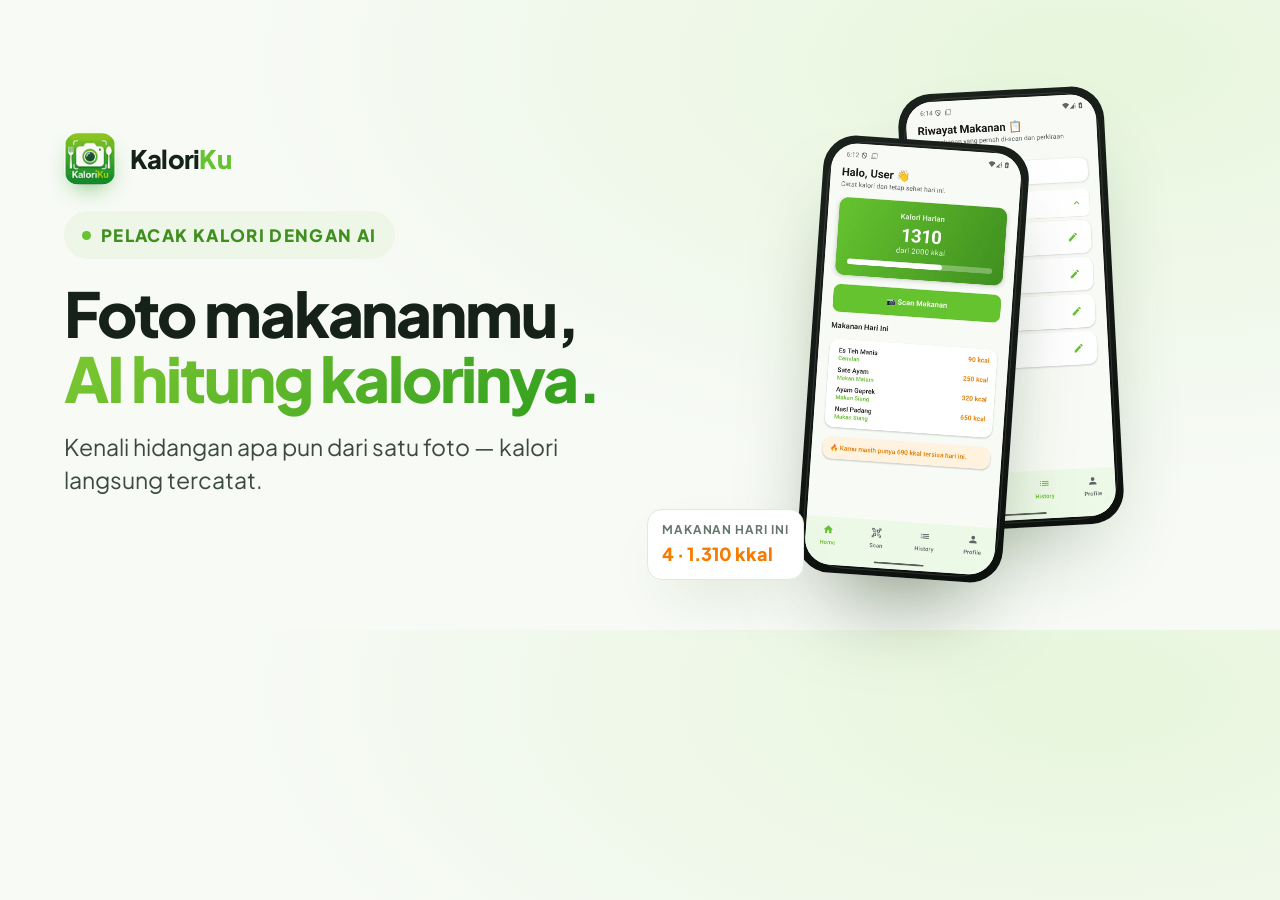
<file: scripts/og.html>
<!DOCTYPE html>
<html lang="id">
<head>
<meta charset="utf-8">
<link rel="stylesheet" href="../css/style.css">
<style>
  body { width: 1200px; height: 630px; margin: 0; overflow: hidden; background: radial-gradient(120% 120% at 85% 10%, #E7F6DC 0%, #F7FAF5 55%); }
  .og { position: relative; height: 630px; padding: 44px 64px; display: grid; grid-template-columns: 1.08fr .92fr; gap: 30px; align-items: center; }
  .og-logo { display: flex; align-items: center; gap: 14px; margin-bottom: 26px; }
  .og-logo img { width: 52px; height: 52px; border-radius: 15px; box-shadow: 0 10px 24px -12px rgba(47,158,30,.9); }
  .og-logo span { font-weight: 800; font-size: 1.6rem; color: var(--ink); letter-spacing: -.03em; }
  .og-logo span b { color: var(--green); font-weight: 800; }
  .og h1 { font-size: 62px; line-height: 1.04; letter-spacing: -.035em; }
  .og p { margin-top: 20px; font-size: 23px; color: var(--body); max-width: 520px; line-height: 1.45; }
  .og-pill { display: inline-flex; align-items: center; gap: 10px; background: var(--tint); color: var(--green-dark); font-weight: 800; font-size: 17px; letter-spacing: .08em; text-transform: uppercase; padding: 10px 18px; border-radius: 999px; margin-bottom: 22px; }
  .og-pill i { width: 9px; height: 9px; border-radius: 50%; background: var(--green); }
  .og-art { position: relative; height: 100%; }
  .og-art .phone { position: absolute; width: 206px; padding: 8px; border-radius: 33px; }
  .og-art .phone-screen { border-radius: 26px; }
  .og-art .p1 { right: 22px; top: 46px; transform: rotate(-3deg); }
  .og-art .p2 { right: 120px; top: 96px; transform: rotate(4deg); z-index: 2; box-shadow: 0 50px 90px -40px rgba(20,50,12,.6); }
  .og-badge { position: absolute; z-index: 3; left: -10px; bottom: 6px; background: #fff; border: 1px solid var(--line); border-radius: 15px; padding: 10px 14px; box-shadow: var(--shadow-md); font-weight: 800; color: var(--orange); font-size: 18px; }
  .og-badge small { font-size: 12px; color: var(--muted); display: block; font-weight: 700; letter-spacing: .08em; text-transform: uppercase; }
</style>
</head>
<body>
  <div class="og">
    <div>
      <div class="og-logo"><img src="../assets/img/logo-512.png" alt=""><span>Kalori<b>Ku</b></span></div>
      <div class="og-pill"><i></i> Pelacak kalori dengan AI</div>
      <h1>Foto makananmu,<br><span class="hl">AI hitung kalorinya.</span></h1>
      <p>Kenali hidangan apa pun dari satu foto — kalori langsung tercatat.</p>
    </div>
    <div class="og-art">
      <div class="phone p1"><div class="phone-screen"><img src="../assets/img/screen-history.webp" alt=""></div></div>
      <div class="phone p2"><div class="phone-screen"><img src="../assets/img/screen-home.webp" alt=""></div></div>
      <div class="og-badge"><small>Makanan hari ini</small>4 · 1.310 kkal</div>
    </div>
  </div>
</body>
</html>
</file>
<file: css/style.css>
/* ==========================================================================
   KaloriKu — marketing site
   Palet diambil dari ui/theme/Color.kt aplikasi Android.
   ========================================================================== */

@font-face {
  font-family: "Plus Jakarta Sans";
  src: url("../assets/fonts/plus-jakarta-sans-latin.woff2") format("woff2");
  font-weight: 200 800;
  font-style: normal;
  font-display: swap;
  unicode-range: U+0000-00FF, U+0131, U+0152-0153, U+02BB-02BC, U+02C6, U+02DA, U+02DC, U+2000-206F, U+2074, U+20AC, U+2122, U+2191, U+2193, U+2212, U+2215, U+FEFF, U+FFFD;
}
@font-face {
  font-family: "Plus Jakarta Sans";
  src: url("../assets/fonts/plus-jakarta-sans-latin-ext.woff2") format("woff2");
  font-weight: 200 800;
  font-style: normal;
  font-display: swap;
  unicode-range: U+0100-02BA, U+02BD-02C5, U+02C7-02CC, U+02CE-02D7, U+02DD-02FF, U+0304, U+0308, U+0329, U+1D00-1DBF, U+1E00-1E9F, U+1EF2-1EFF, U+2020, U+20A0-20AB, U+20AD-20C0, U+2113, U+2C60-2C7F, U+A720-A7FF;
}

:root {
  --green: #65C32F;
  --green-dark: #3F8F1F;
  --green-deep: #2E7D32;
  --lime: #A4D619;
  --orange: #F57C00;
  --cream: #F7FAF5;
  --tint: #EEF6E8;
  --tint-2: #E4F2DC;
  --ink: #16211A;
  --body: #3C4A42;
  --muted: #66766C;
  --line: #E1EBD9;
  --white: #fff;
  --grad: linear-gradient(135deg, #7DC832 0%, #2F9E1E 100%);
  --shadow-sm: 0 1px 2px rgba(22, 33, 26, .05), 0 8px 20px -12px rgba(22, 33, 26, .18);
  --shadow-md: 0 24px 60px -28px rgba(31, 74, 22, .35);
  --shadow-lg: 0 40px 90px -40px rgba(31, 74, 22, .45);
  --r-sm: 12px;
  --r-md: 18px;
  --r-lg: 26px;
  --r-xl: 34px;
  --wrap: 1160px;
  --ease: cubic-bezier(.22, .7, .3, 1);
}

* { box-sizing: border-box; }

html { scroll-behavior: smooth; -webkit-text-size-adjust: 100%; }

body {
  margin: 0;
  font-family: "Plus Jakarta Sans", system-ui, -apple-system, "Segoe UI", Roboto, sans-serif;
  font-size: 16.5px;
  line-height: 1.65;
  color: var(--body);
  background: var(--cream);
  -webkit-font-smoothing: antialiased;
  overflow-x: hidden;
}

img { max-width: 100%; height: auto; display: block; }

a { color: var(--green-dark); text-decoration: none; }

h1, h2, h3 {
  color: var(--ink);
  font-weight: 800;
  letter-spacing: -.028em;
  line-height: 1.08;
  margin: 0;
  text-wrap: balance;
}

p { margin: 0; }

::selection { background: #CDEFB8; color: var(--ink); }

:focus-visible {
  outline: 3px solid #2F9E1E;
  outline-offset: 3px;
  border-radius: 6px;
}

.skip {
  position: absolute; left: 16px; top: -60px; z-index: 100;
  background: var(--ink); color: #fff; padding: 10px 16px; border-radius: 10px;
  transition: top .2s var(--ease);
}
.skip:focus { top: 12px; }

.wrap { width: 100%; max-width: var(--wrap); margin: 0 auto; padding: 0 24px; }
.wrap-narrow { max-width: 820px; }

/* ------------------------------------------------------------------ header */
.site-header {
  position: sticky; top: 0; z-index: 50;
  background: rgba(247, 250, 245, .82);
  backdrop-filter: saturate(140%) blur(14px);
  -webkit-backdrop-filter: saturate(140%) blur(14px);
  border-bottom: 1px solid transparent;
  transition: border-color .25s var(--ease), background .25s var(--ease);
}
.site-header.scrolled { border-bottom-color: var(--line); background: rgba(247, 250, 245, .95); }

.header-inner { display: flex; align-items: center; justify-content: space-between; gap: 24px; height: 72px; }

.brand { display: inline-flex; align-items: center; gap: 10px; color: var(--ink); }
.brand img { width: 36px; height: 36px; border-radius: 11px; box-shadow: 0 6px 14px -8px rgba(47, 158, 30, .8); }
.brand-name { font-weight: 800; font-size: 1.15rem; letter-spacing: -.03em; }
.brand-name span { color: var(--green); }

.nav { display: flex; align-items: center; gap: 26px; }
.nav a { color: var(--body); font-size: .94rem; font-weight: 600; }
.nav a:hover { color: var(--green-dark); }
.nav .btn { color: #fff; }
.nav .btn:hover { color: #fff; }
.nav .lang {
  font-size: .8rem; font-weight: 800; letter-spacing: .06em;
  border: 1px solid var(--line); padding: 5px 9px; border-radius: 999px; color: var(--muted);
}
.nav .lang:hover { border-color: var(--green); color: var(--green-dark); }

.nav-toggle { display: none; background: none; border: 0; padding: 10px; cursor: pointer; }
.nav-toggle span {
  display: block; width: 22px; height: 2px; background: var(--ink); border-radius: 2px;
  transition: transform .25s var(--ease), opacity .2s var(--ease);
}
.nav-toggle span + span { margin-top: 5px; }
.nav-toggle[aria-expanded="true"] span:nth-child(1) { transform: translateY(7px) rotate(45deg); }
.nav-toggle[aria-expanded="true"] span:nth-child(2) { opacity: 0; }
.nav-toggle[aria-expanded="true"] span:nth-child(3) { transform: translateY(-7px) rotate(-45deg); }

/* ------------------------------------------------------------------ buttons */
.btn {
  display: inline-flex; align-items: center; justify-content: center; gap: 10px;
  font-weight: 700; font-size: .98rem; line-height: 1;
  padding: 15px 22px; border-radius: 14px; border: 1px solid transparent;
  color: #fff; background: var(--green-dark);
  transition: transform .18s var(--ease), box-shadow .2s var(--ease), background .2s var(--ease);
  will-change: transform;
}
.btn:hover { transform: translateY(-2px); }
.btn:active { transform: translateY(0); }
.btn-sm { padding: 11px 18px; font-size: .88rem; border-radius: 999px; background: var(--ink); color: #fff; }
.btn-play {
  background: var(--ink); color: #fff;
  padding: 16px 24px; border-radius: 15px;
  box-shadow: 0 18px 34px -18px rgba(22, 33, 26, .65);
}
.btn-play:hover { background: #0d1712; }
.btn-ghost { background: transparent; color: var(--ink); border-color: var(--line); }
.btn-ghost:hover { border-color: var(--green); background: #fff; }
.btn-outline { background: transparent; color: var(--green-dark); border-color: #CBDFC1; }
.btn-outline:hover { background: var(--tint); }
.btn-light { background: #fff; color: var(--green-dark); box-shadow: 0 16px 30px -16px rgba(0, 0, 0, .4); }
.btn-light:hover { background: #F4FBEF; }
.btn-lg { padding: 18px 28px; font-size: 1.02rem; border-radius: 16px; }

.link-arrow { display: inline-flex; align-items: center; gap: 8px; font-weight: 700; color: var(--green-dark); }
.link-arrow span { transition: transform .2s var(--ease); }
.link-arrow:hover span { transform: translateX(4px); }

/* ------------------------------------------------------------------ hero */
.hero { position: relative; padding: 72px 0 96px; overflow: hidden; }
.hero-glow {
  position: absolute; inset: -20% -10% auto auto; width: 780px; height: 780px;
  background: radial-gradient(circle at 50% 50%, rgba(101, 195, 47, .22), rgba(101, 195, 47, 0) 62%);
  pointer-events: none;
}
.hero-grid {
  position: relative; display: grid; grid-template-columns: 1.02fr .98fr;
  gap: 56px; align-items: center;
}

.eyebrow {
  display: inline-flex; align-items: center; gap: 9px;
  font-size: .78rem; font-weight: 800; letter-spacing: .1em; text-transform: uppercase;
  color: var(--green-dark); background: var(--tint);
  padding: 8px 14px; border-radius: 999px; margin-bottom: 22px;
}
.eyebrow .dot { width: 7px; height: 7px; border-radius: 50%; background: var(--green); box-shadow: 0 0 0 4px rgba(101,195,47,.18); }

.hero h1 { font-size: clamp(2.5rem, 5.2vw, 4.05rem); }
.hl {
  background: var(--grad);
  -webkit-background-clip: text; background-clip: text; color: transparent;
  -webkit-text-fill-color: transparent;
}
.lead { font-size: 1.14rem; color: var(--body); margin-top: 24px; max-width: 34rem; }

.cta-row { display: flex; flex-wrap: wrap; gap: 12px; margin-top: 32px; }

.trust {
  display: flex; flex-wrap: wrap; gap: 10px 22px; list-style: none;
  margin: 34px 0 0; padding: 0; font-size: .88rem; color: var(--muted);
}
.trust li { display: flex; align-items: center; gap: 8px; }
.trust li + li::before { content: ""; width: 4px; height: 4px; border-radius: 50%; background: #C9D8C0; margin-right: 12px; }
.trust strong { color: var(--ink); }

.hero-art { position: relative; display: flex; justify-content: center; }

.phone {
  position: relative; width: min(310px, 78%); border-radius: 46px;
  background: linear-gradient(160deg, #1b211d, #0c110e);
  padding: 11px; box-shadow: var(--shadow-lg);
}
.phone::after {
  content: ""; position: absolute; inset: 5px; border-radius: 41px;
  border: 1px solid rgba(255, 255, 255, .12); pointer-events: none;
}
.phone-screen { border-radius: 36px; overflow: hidden; background: #fff; }
.phone-screen img { width: 100%; height: auto; }

.phone-sm { width: 258px; padding: 9px; border-radius: 40px; }
.phone-sm .phone-screen { border-radius: 32px; }
.phone-sm::after { border-radius: 35px; }

.float-card {
  position: absolute; background: rgba(255, 255, 255, .96);
  border: 1px solid var(--line); border-radius: 18px;
  box-shadow: var(--shadow-sm); backdrop-filter: blur(8px);
}
.float-quota { left: -8%; bottom: 6%; padding: 14px 16px; width: 176px; }
.float-label { display: block; font-size: .7rem; font-weight: 800; letter-spacing: .08em; text-transform: uppercase; color: var(--muted); }
.quota-num { display: block; font-size: 1.5rem; color: var(--green-dark); letter-spacing: -.02em; margin-top: 2px; }
.quota-num small { font-size: .8rem; color: var(--muted); font-weight: 700; }
.dots { display: flex; gap: 6px; margin-top: 9px; }
.dots i { width: 9px; height: 9px; border-radius: 50%; background: var(--green); box-shadow: 0 0 0 3px rgba(101, 195, 47, .16); }

.float-scan { right: -10%; top: 2%; padding: 12px 14px 14px; width: 188px; }
.ai-badge {
  display: inline-block; font-size: .62rem; font-weight: 800; letter-spacing: .09em;
  text-transform: uppercase; color: #fff; background: var(--green-deep);
  padding: 4px 8px; border-radius: 6px;
}
.float-row { display: flex; align-items: center; gap: 10px; margin-top: 9px; }
.float-row img { width: 40px; height: 40px; border-radius: 11px; object-fit: cover; }
.float-row .float-thumb { width: 40px; height: 40px; border-radius: 11px; background: var(--tint); display: grid; place-items: center; color: var(--green-dark); flex: none; }
.float-row strong { display: block; font-size: .86rem; color: var(--ink); line-height: 1.3; }
.float-row span { font-size: .72rem; color: var(--muted); }
.float-kcal { margin-top: 8px; font-size: 1.2rem; font-weight: 800; color: var(--orange); }
.float-kcal small { font-size: .7rem; color: var(--muted); font-weight: 700; }

/* ------------------------------------------------------------------ sections */
.section { padding: 92px 0; }
.section-tint { background: var(--tint); border-radius: 40px; margin: 0 12px; }
.section-head { max-width: 640px; margin-bottom: 48px; }
.kicker {
  font-size: .76rem; font-weight: 800; letter-spacing: .12em; text-transform: uppercase;
  color: var(--green-dark); margin-bottom: 14px;
}
.section-head h2, .food-copy h2 { font-size: clamp(1.9rem, 3.4vw, 2.7rem); }
.sub { margin-top: 16px; font-size: 1.05rem; color: var(--muted); max-width: 34rem; }

/* steps */
.steps { list-style: none; margin: 0; padding: 0; display: grid; grid-template-columns: repeat(3, 1fr); gap: 22px; counter-reset: step; }
.step { position: relative; background: #fff; border: 1px solid var(--line); border-radius: var(--r-lg); padding: 30px 26px 28px; box-shadow: var(--shadow-sm); }
.step-num { position: absolute; top: 18px; right: 22px; font-size: .9rem; font-weight: 800; color: #C9DCC0; letter-spacing: .04em; }
.step-icon { width: 48px; height: 48px; border-radius: 14px; display: grid; place-items: center; background: var(--tint); color: var(--green-dark); margin-bottom: 18px; }
.step-icon svg { width: 25px; height: 25px; }
.step h3 { font-size: 1.15rem; margin-bottom: 8px; }
.step p { font-size: .95rem; color: var(--muted); }

/* features */
.features { display: grid; grid-template-columns: repeat(3, 1fr); gap: 20px; }
.feature {
  background: #fff; border: 1px solid var(--line); border-radius: var(--r-lg);
  padding: 28px 26px; transition: transform .25s var(--ease), box-shadow .25s var(--ease);
}
.feature:hover { transform: translateY(-4px); box-shadow: var(--shadow-md); }
.f-icon { width: 44px; height: 44px; border-radius: 13px; display: grid; place-items: center; background: var(--tint); color: var(--green-dark); margin-bottom: 16px; }
.f-icon svg { width: 23px; height: 23px; }
.feature h3 { font-size: 1.08rem; margin-bottom: 7px; }
.feature p { font-size: .94rem; color: var(--muted); }
.tag {
  font-size: .6rem; font-weight: 800; letter-spacing: .08em; text-transform: uppercase;
  color: var(--green-dark); background: var(--tint); padding: 3px 7px; border-radius: 5px;
  vertical-align: middle; margin-left: 6px;
}

/* showcase */
.showcase { display: grid; grid-template-columns: repeat(2, minmax(0, 1fr)); gap: 32px; }
.shot { margin: 0; display: flex; flex-direction: column; align-items: center; gap: 24px; }
.shot .phone { background: linear-gradient(160deg, #1b211d, #0c110e); }
.shot figcaption { max-width: 300px; text-align: center; }
.shot figcaption strong { display: block; color: var(--ink); font-size: 1.02rem; margin-bottom: 4px; }
.shot figcaption span { font-size: .88rem; color: var(--muted); }

/* food section */
.food-section { padding-top: 84px; }
.food-grid { display: grid; grid-template-columns: 1.02fr .98fr; gap: 56px; align-items: center; }
.lead-sm { font-size: 1.03rem; color: var(--body); margin-top: 18px; }
.food-list { list-style: none; margin: 26px 0 0; padding: 0; border-top: 1px solid var(--line); }
.food-list li {
  display: grid; grid-template-columns: 1fr auto auto; gap: 14px; align-items: center;
  padding: 14px 2px; border-bottom: 1px solid var(--line);
}
.food-name { font-weight: 700; color: var(--ink); }
.food-cat { font-size: .72rem; font-weight: 700; color: var(--green-dark); background: var(--tint); padding: 4px 9px; border-radius: 999px; }
.food-kcal { font-weight: 800; color: var(--orange); font-variant-numeric: tabular-nums; }
.note { margin-top: 16px; font-size: .8rem; color: var(--muted); }

.food-art { position: relative; border-radius: var(--r-xl); overflow: hidden; box-shadow: var(--shadow-lg); }
.food-art img { width: 100%; }
.food-visual { align-self: center; }
.food-caption { margin-top: 14px; font-size: .86rem; color: var(--muted); }
.dish-tag {
  position: absolute; left: 16px; right: 16px; bottom: 16px;
  display: flex; align-items: center; gap: 10px; flex-wrap: wrap;
  background: rgba(255, 255, 255, .94); border-radius: 14px; padding: 10px 12px;
  box-shadow: var(--shadow-sm);
}
.dish-tag-text { font-size: .82rem; font-weight: 700; color: var(--ink); }

/* plans */
.plans { display: grid; grid-template-columns: repeat(2, minmax(0, 1fr)); gap: 22px; max-width: 900px; }
.plan { background: #fff; border: 1px solid var(--line); border-radius: var(--r-xl); padding: 34px 30px; display: flex; flex-direction: column; }
.plan h3 { font-size: 1.25rem; }
.plan-price { font-size: 2rem; font-weight: 800; color: var(--ink); letter-spacing: -.03em; margin-top: 8px; }
.plan-for { font-size: .9rem; color: var(--muted); margin-top: 2px; }
.plan ul { list-style: none; margin: 22px 0 26px; padding: 0; display: grid; gap: 11px; }
.plan li { position: relative; padding-left: 26px; font-size: .95rem; }
.plan li::before {
  content: ""; position: absolute; left: 0; top: .42em; width: 15px; height: 9px;
  border-left: 2px solid var(--green); border-bottom: 2px solid var(--green);
  transform: rotate(-45deg); border-radius: 1px;
}
.plan .btn { margin-top: auto; }
.plan-pro { position: relative; background: var(--grad); border-color: transparent; color: #EAF6E3; box-shadow: var(--shadow-md); }
.plan-pro h3, .plan-pro .plan-price { color: #fff; }
.plan-pro .plan-for, .plan-pro li { color: #E4F3DB; }
.plan-pro li::before { border-color: #fff; }
.plan-badge {
  position: absolute; top: 22px; right: 24px;
  font-size: .64rem; font-weight: 800; letter-spacing: .1em; text-transform: uppercase;
  background: rgba(255, 255, 255, .2); color: #fff; padding: 5px 10px; border-radius: 999px;
  border: 1px solid rgba(255, 255, 255, .3);
}

/* privacy strip */
.privacy-strip { padding: 16px 0 8px; }
.privacy-inner {
  background: #fff; border: 1px solid var(--line); border-radius: var(--r-xl);
  padding: 40px 38px; display: grid; grid-template-columns: 1.1fr 1.2fr auto; gap: 32px; align-items: center;
  box-shadow: var(--shadow-sm);
}
.privacy-head h2 { font-size: 1.5rem; }
.privacy-head p { color: var(--muted); font-size: .92rem; margin-top: 6px; }
.privacy-points { list-style: none; margin: 0; padding: 0; display: grid; grid-template-columns: repeat(3, 1fr); gap: 18px; }
.privacy-points strong { display: block; font-size: .9rem; color: var(--ink); }
.privacy-points span { font-size: .8rem; color: var(--muted); }

/* faq */
.faq { display: grid; gap: 12px; }
.faq details {
  background: #fff; border: 1px solid var(--line); border-radius: var(--r-md);
  padding: 20px 22px; transition: border-color .2s var(--ease);
}
.faq details[open] { border-color: #C9DFBC; }
.faq summary {
  cursor: pointer; list-style: none; font-weight: 700; color: var(--ink); font-size: 1.02rem;
  display: flex; justify-content: space-between; gap: 20px; align-items: center;
}
.faq summary::-webkit-details-marker { display: none; }
.faq summary::after {
  content: "+"; font-size: 1.4rem; font-weight: 500; color: var(--green-dark); line-height: 1;
  transition: transform .2s var(--ease);
}
.faq details[open] summary::after { transform: rotate(45deg); }
.faq details p { margin-top: 12px; font-size: .95rem; color: var(--muted); }

/* final cta */
.final-cta { padding: 40px 12px 20px; }
.final-inner {
  background: var(--grad); border-radius: 40px; color: #fff; text-align: center;
  padding: 64px 30px; box-shadow: var(--shadow-lg); position: relative; overflow: hidden;
}
.final-inner::before {
  content: ""; position: absolute; inset: 0;
  background: radial-gradient(circle at 20% 0%, rgba(255, 255, 255, .22), transparent 45%);
  pointer-events: none;
}
.final-inner img { margin: 0 auto 18px; width: 72px; height: 72px; filter: drop-shadow(0 10px 20px rgba(0, 0, 0, .25)); }
.final-inner h2 { color: #fff; font-size: clamp(1.9rem, 3.6vw, 2.7rem); }
.final-inner p { color: #E6F5DE; margin-top: 10px; }
.final-inner .btn { margin-top: 26px; }

/* footer */
.site-footer { background: #12241A; color: #C3D6BE; margin-top: 40px; padding: 56px 0 24px; }
.footer-grid { display: grid; grid-template-columns: 1.2fr 1.4fr; gap: 40px; }
.site-footer .brand { color: #fff; }
.site-footer .brand img { border-radius: 9px; }
.site-footer .brand-name span { color: var(--lime); }
.footer-brand p { margin-top: 14px; font-size: .9rem; color: #9DB69A; max-width: 24rem; }
.footer-links { display: flex; flex-wrap: wrap; gap: 10px 26px; justify-content: flex-end; align-content: start; }
.footer-links a { color: #C3D6BE; font-size: .9rem; }
.footer-links a:hover { color: #fff; }
.footer-bottom {
  display: flex; justify-content: space-between; align-items: center; gap: 16px;
  margin-top: 44px; padding-top: 18px; border-top: 1px solid rgba(255, 255, 255, .1);
  font-size: .82rem; color: #8AA487;
}
.footer-bottom .lang { color: #C3D6BE; font-weight: 700; }
.footer-bottom .lang:hover { color: #fff; }

/* ------------------------------------------------------------------ reveal */
.js .reveal { opacity: 0; transform: translateY(16px); }
.js .reveal.in { opacity: 1; transform: none; transition: opacity .6s var(--ease), transform .6s var(--ease); }

/* ------------------------------------------------------------------ responsive */
@media (max-width: 960px) {
  .hero { padding: 48px 0 72px; }
  .hero-grid { grid-template-columns: 1fr; gap: 56px; }
  .hero-copy { max-width: 640px; }
  .steps, .features { grid-template-columns: repeat(2, 1fr); }
  .food-grid { grid-template-columns: 1fr; gap: 40px; }
  .privacy-inner { grid-template-columns: 1fr; gap: 24px; }
  .privacy-points { grid-template-columns: repeat(3, 1fr); }
  .footer-grid { grid-template-columns: 1fr; gap: 28px; }
  .footer-links { justify-content: flex-start; }
}

@media (max-width: 760px) {
  body { font-size: 16px; }
  .section { padding: 68px 0; }
  .section-tint { margin: 0; border-radius: 0; }
  .nav {
    position: fixed; inset: 72px 0 auto 0;
    flex-direction: column; align-items: stretch; gap: 4px;
    background: var(--cream); border-bottom: 1px solid var(--line);
    padding: 14px 24px 22px; box-shadow: 0 24px 40px -30px rgba(0, 0, 0, .4);
    transform: translateY(-12px); opacity: 0; pointer-events: none;
    transition: opacity .2s var(--ease), transform .2s var(--ease);
    max-height: calc(100vh - 72px); overflow: auto;
  }
  .nav.open { opacity: 1; transform: none; pointer-events: auto; }
  .nav a { padding: 12px 4px; font-size: 1rem; border-bottom: 1px solid rgba(0, 0, 0, .05); }
  .nav .lang { border: 0; padding: 10px 4px; border-radius: 0; }
  .nav .btn { margin-top: 10px; justify-content: center; border-radius: 14px; padding: 14px; }
  .nav-toggle { display: block; }

  .steps, .features, .showcase, .plans, .privacy-points { grid-template-columns: 1fr; }
  .section-head { margin-bottom: 32px; }
  .hero h1 { font-size: clamp(2.15rem, 9vw, 2.9rem); }
  .lead { font-size: 1.02rem; }
  /* di layar sempit, dua kartu melayang menutupi progres & daftar makanan:
     sisakan satu (AI scan) dan tempel di tepi kanan bingkai */
  .float-quota { display: none; }
  .float-scan { right: -6px; top: 2%; width: 152px; }
  .showcase { gap: 48px; }
  .final-inner { padding: 48px 22px; border-radius: 32px; }
  .privacy-inner { padding: 28px 24px; border-radius: 26px; }
  .footer-bottom { flex-direction: column; align-items: flex-start; }
}

@media (prefers-reduced-motion: reduce) {
  html { scroll-behavior: auto; }
  *, *::before, *::after { animation-duration: .001ms !important; transition-duration: .001ms !important; }
  .js .reveal { opacity: 1; transform: none; }
}
</file>
